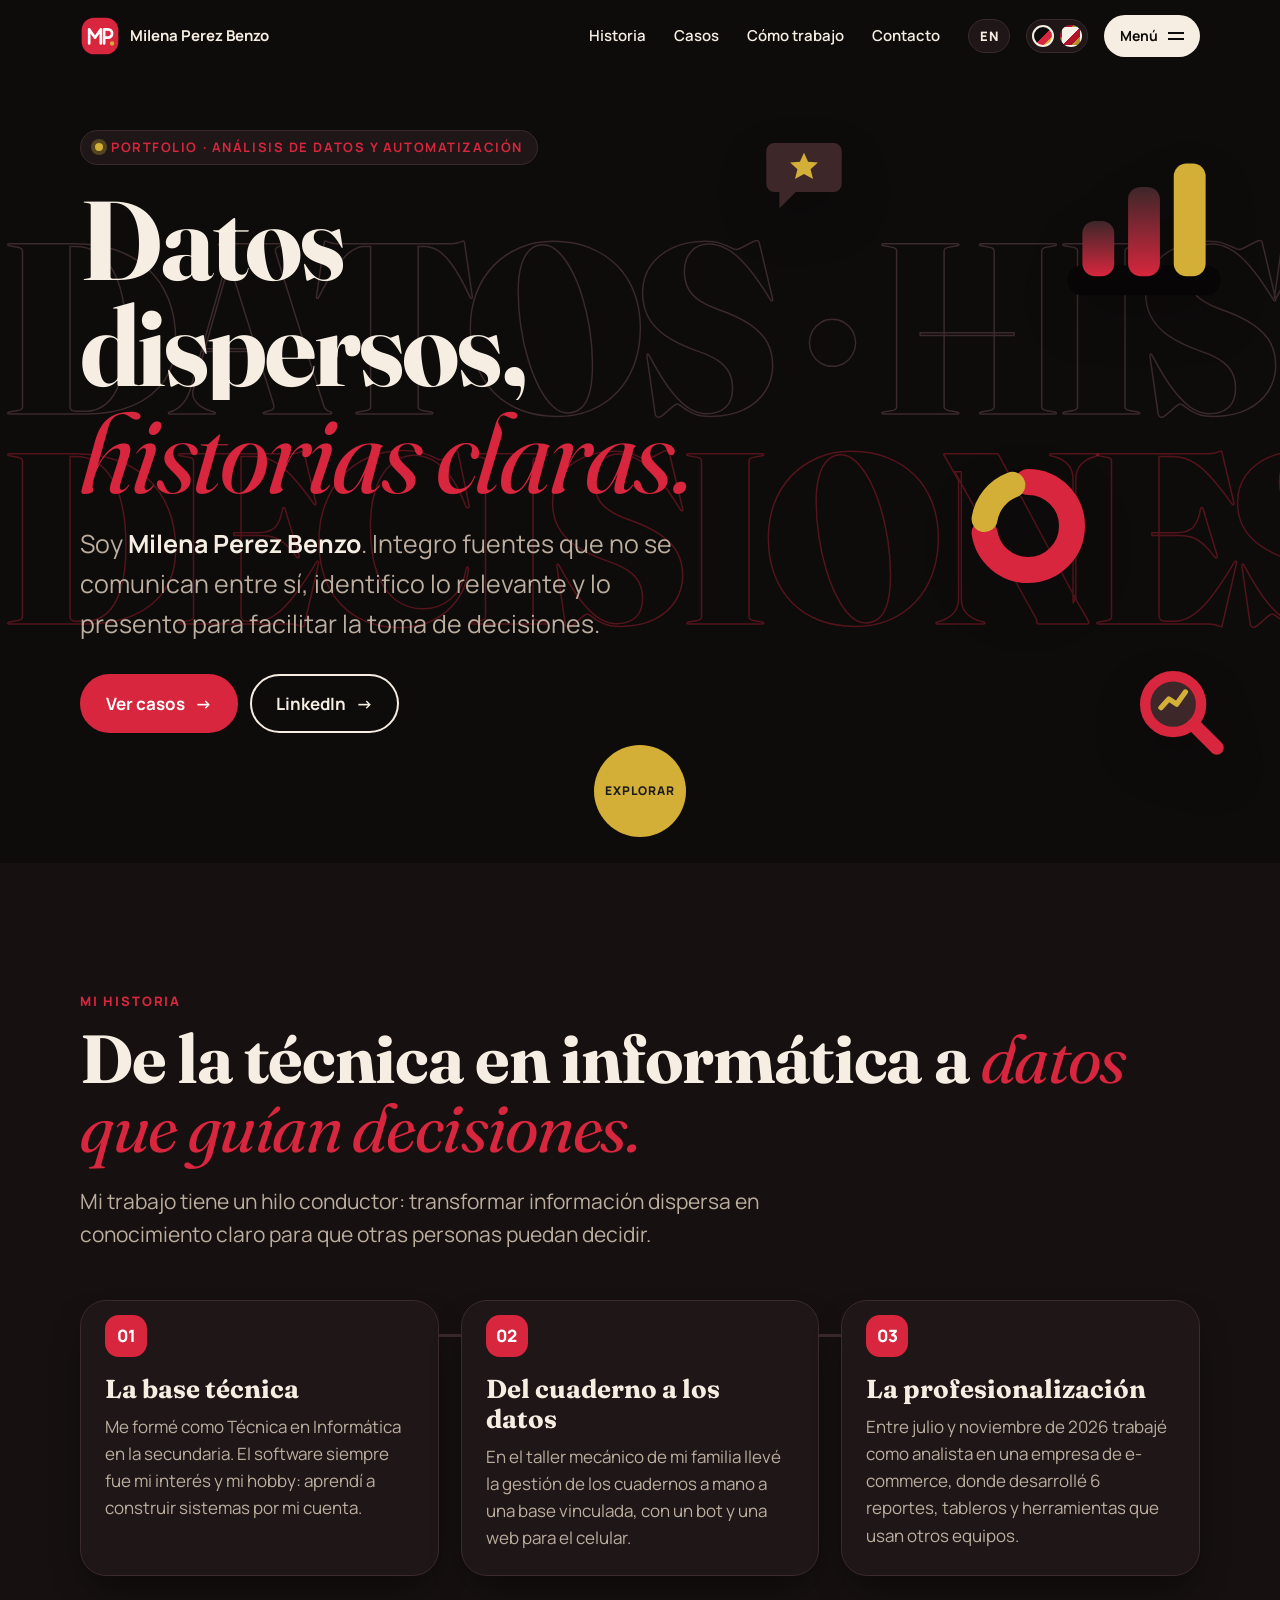
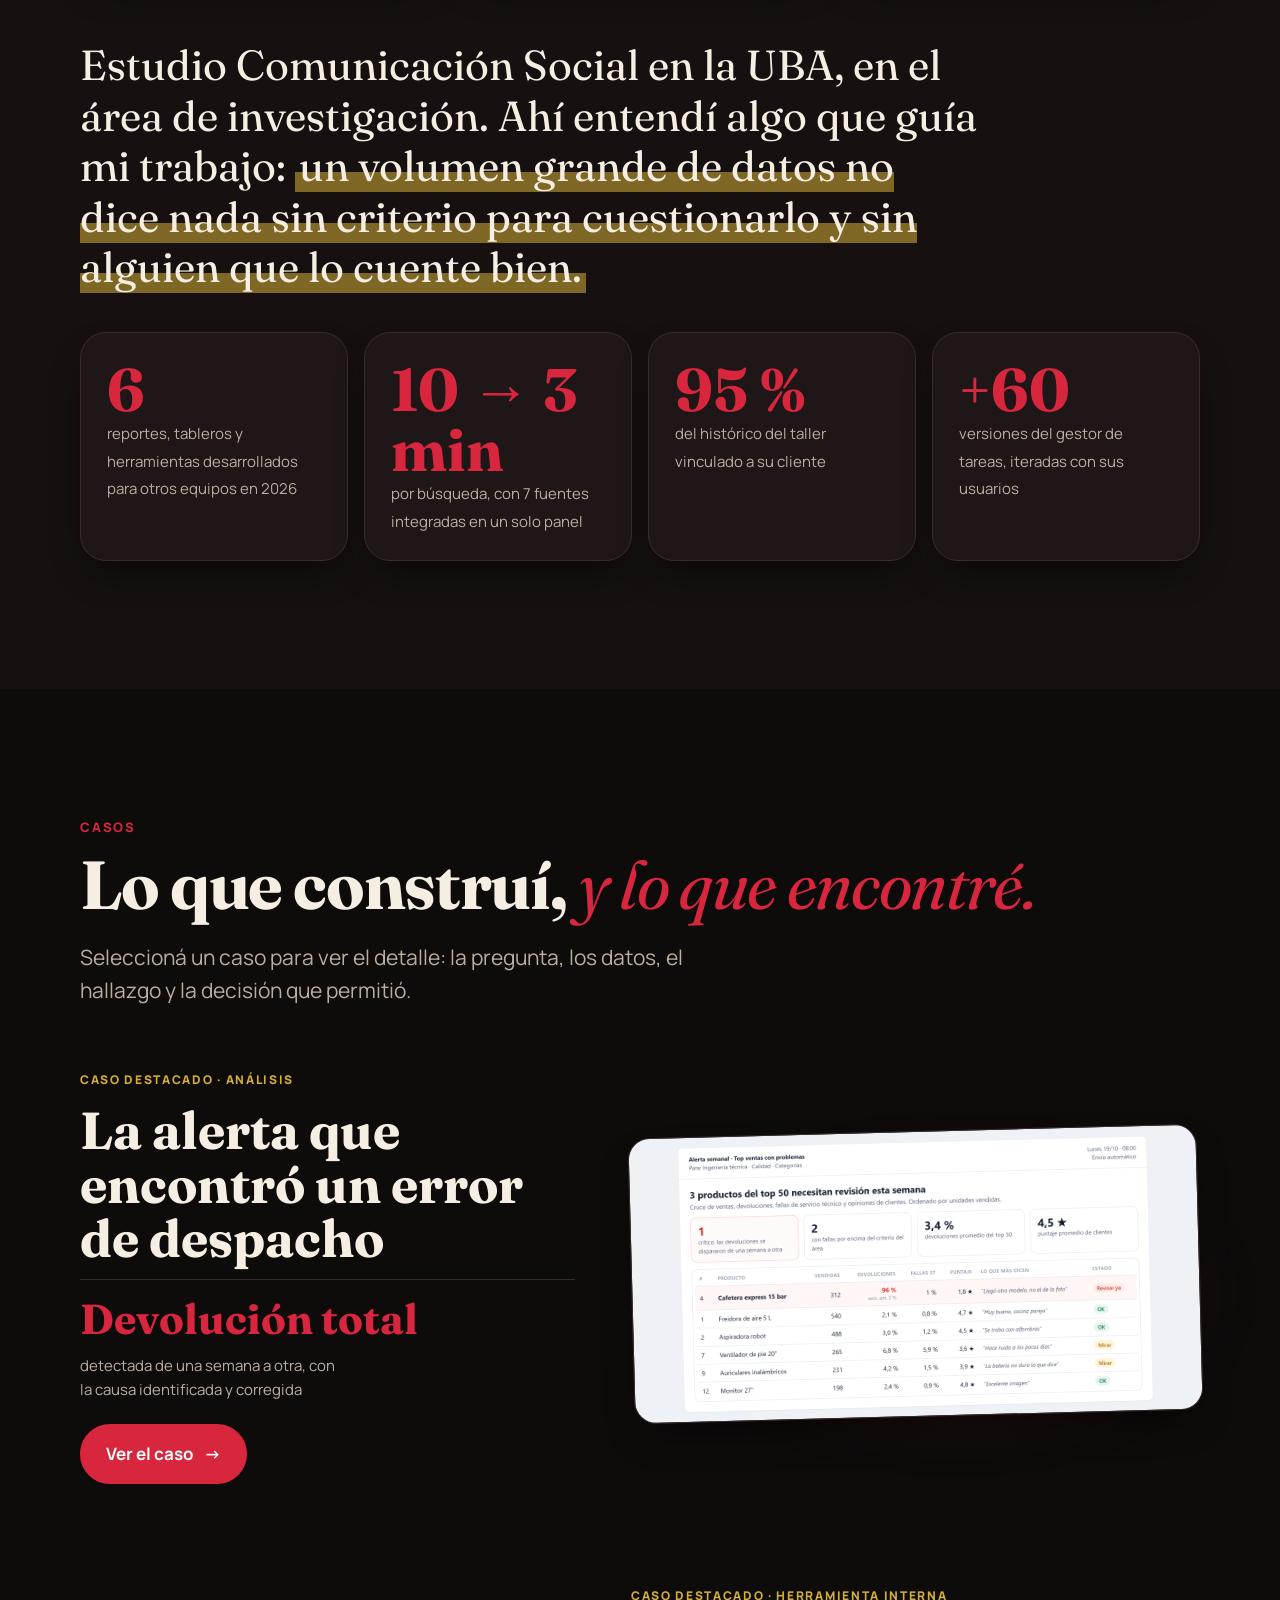
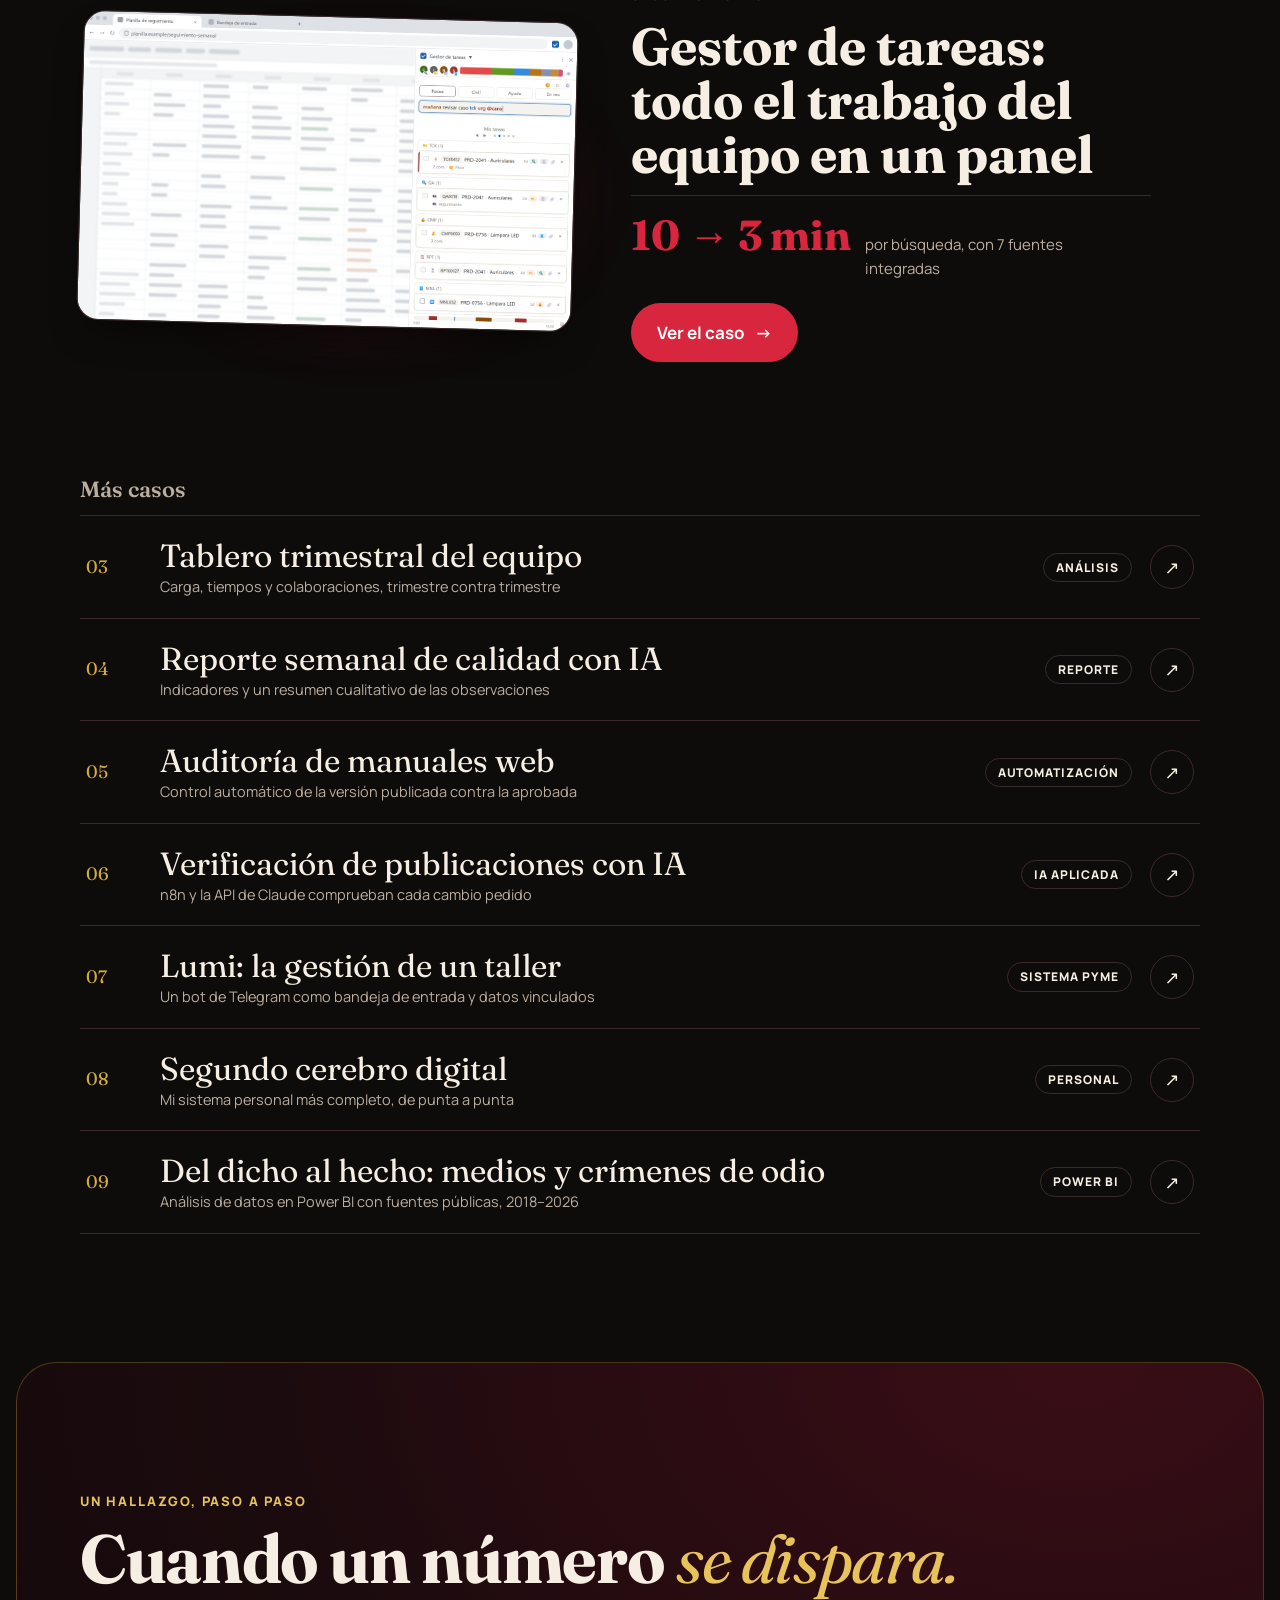
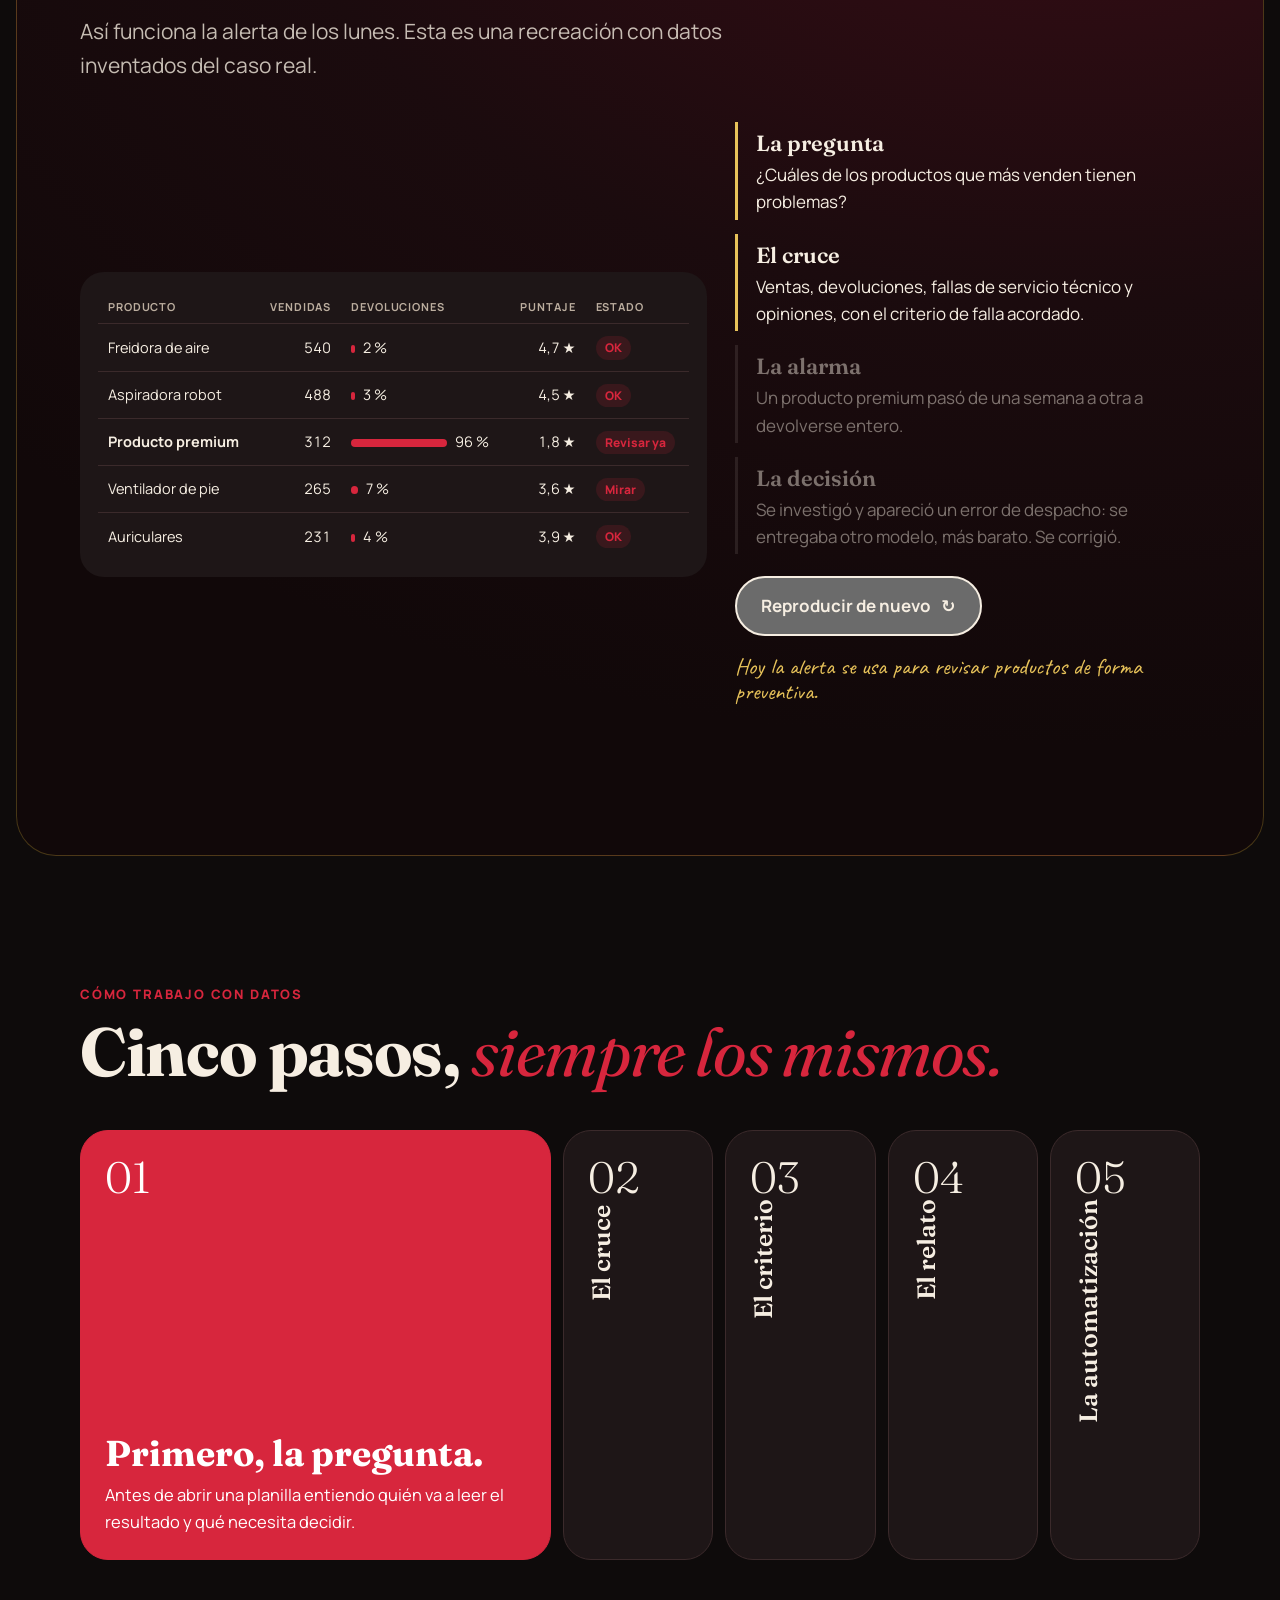
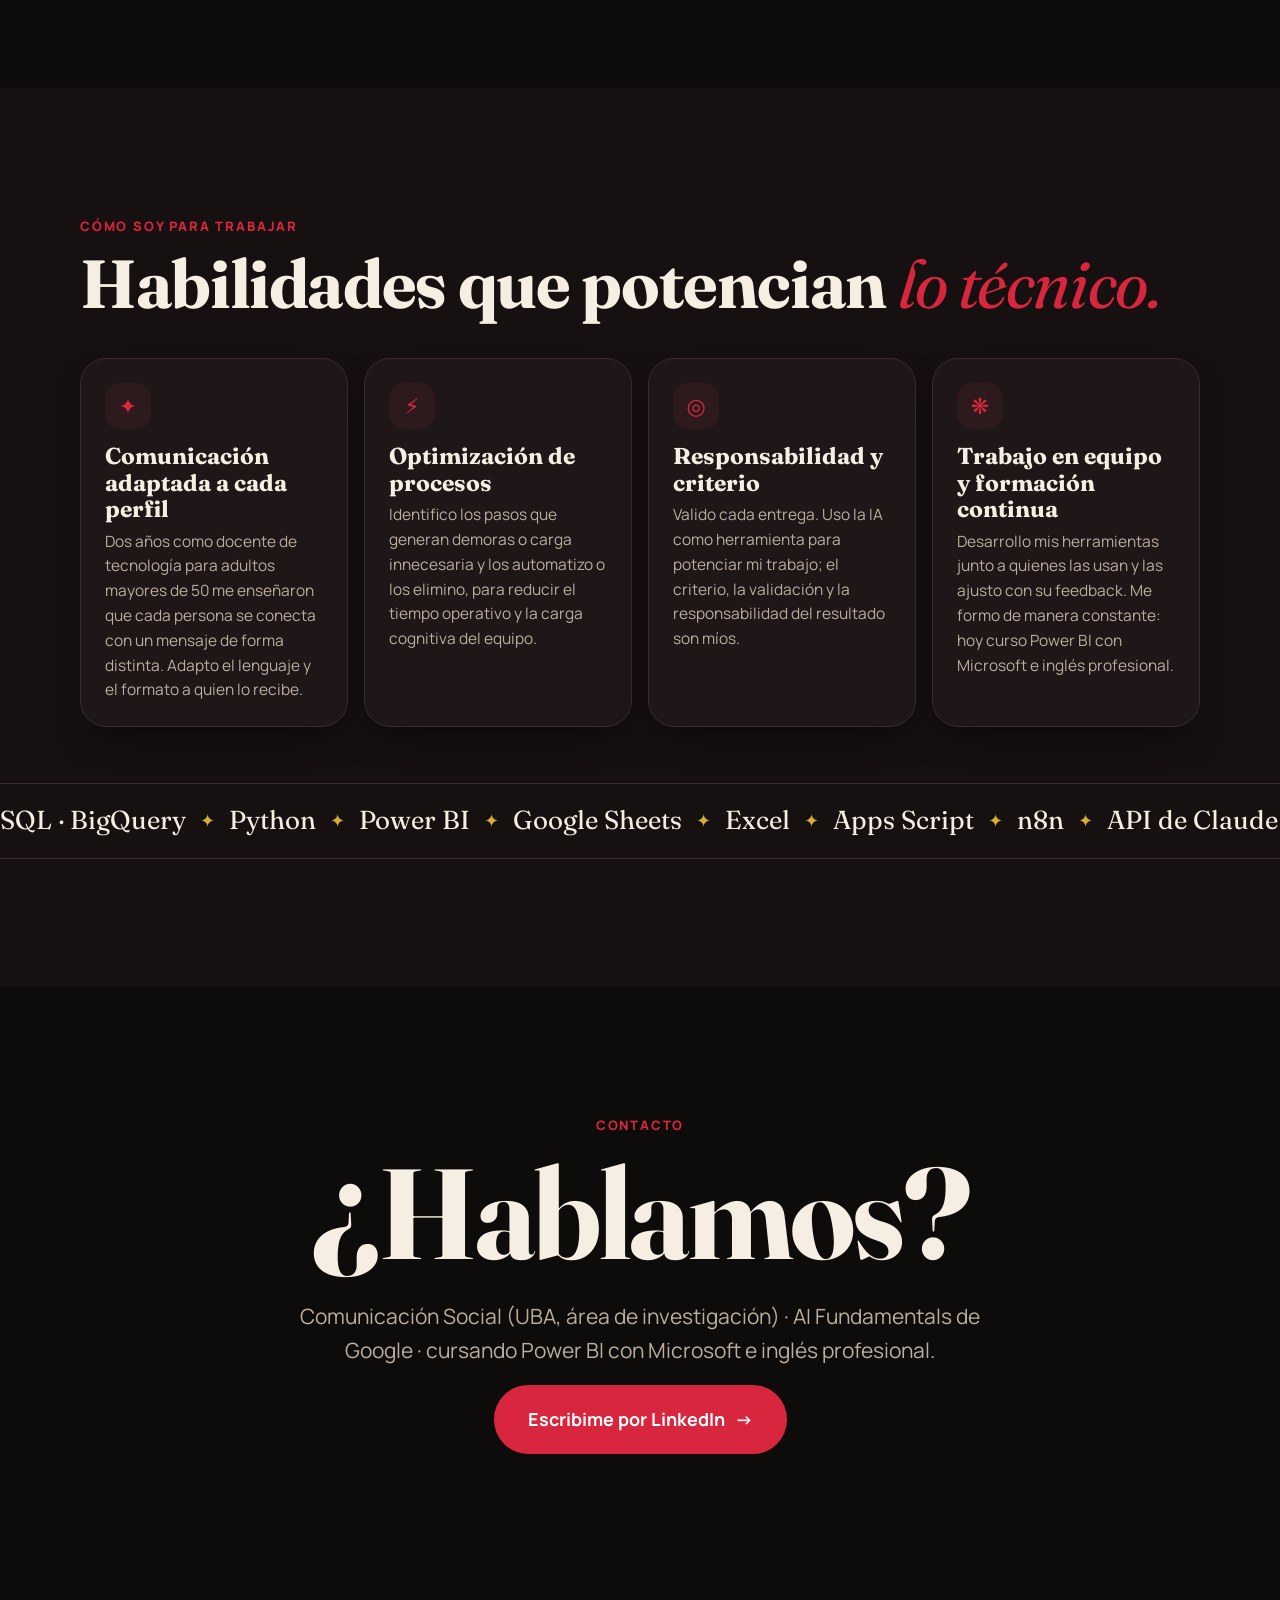
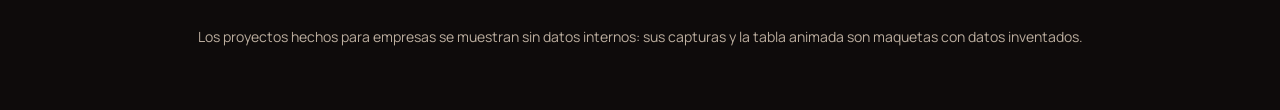
<file: index.html>
<!doctype html>
<html lang="es" data-theme="noche">
<head>
<meta charset="utf-8">
<meta name="viewport" content="width=device-width, initial-scale=1">
<title>Milena Perez Benzo · Datos que cuentan historias</title>
<meta name="description" content="Portfolio de Milena Perez Benzo: análisis de datos, reportes y automatizaciones que convierten información dispersa en historias claras para decidir.">
<link rel="preconnect" href="https://fonts.googleapis.com">
<link rel="preconnect" href="https://fonts.gstatic.com" crossorigin>
<link href="https://fonts.googleapis.com/css2?family=Caveat:wght@600&family=Fraunces:ital,opsz,wght@0,9..144,300..800;1,9..144,300..700&family=Manrope:wght@400;600;700;800&display=swap" rel="stylesheet">
<link rel="stylesheet" href="estilos.css">
<script>
  document.documentElement.classList.add("js");
  try {
    var t = localStorage.getItem("tema");
    if (t === "noche" || t === "marfil") document.documentElement.dataset.theme = t;
  } catch (e) {}
</script>
</head>
<body>
<div class="progreso" aria-hidden="true"></div>

<header class="nav">
  <div class="wrap">
    <a class="logo" href="#inicio" aria-label="Milena Perez Benzo, ir al inicio">
      <svg viewBox="0 0 48 48" aria-hidden="true">
        <rect x="2" y="2" width="44" height="44" rx="15" style="fill:var(--accent)"/>
        <path d="M11 33V16l7 10 7-10v17" fill="none" style="stroke:var(--accent-ink)" stroke-width="3.2" stroke-linecap="round" stroke-linejoin="round"/>
        <path d="M29 33V16h4.5a5 5 0 0 1 0 10H29" fill="none" style="stroke:var(--accent-ink)" stroke-width="3.2" stroke-linecap="round" stroke-linejoin="round"/>
        <circle cx="38.5" cy="33" r="2.6" style="fill:var(--accent-2)"/>
      </svg>
      <span>Milena Perez Benzo</span>
    </a>
    <nav class="nav-links" aria-label="Secciones">
      <a href="#historia">Historia</a>
      <a href="#casos">Casos</a>
      <a href="#metodo">Cómo trabajo</a>
      <a href="#contacto">Contacto</a>
    </nav>
    <a class="idioma" href="en/" hreflang="en" lang="en" title="View in English">EN</a>
    <div class="temas" role="group" aria-label="Paleta de colores">
      <button type="button" data-set="noche" aria-pressed="true" title="Noche"><span class="sr">Versión oscura</span></button>
      <button type="button" data-set="marfil" aria-pressed="false" title="Marfil"><span class="sr">Versión clara</span></button>
    </div>
    <button class="btn-menu" type="button" aria-expanded="false" aria-controls="menu"><span>Menú</span><i aria-hidden="true"><b></b><b></b></i></button>
  </div>
</header>

<div class="menu" id="menu" aria-hidden="true">
  <div class="wrap">
    <ol>
      <li><a href="#inicio"><small>01</small>Inicio</a></li>
      <li><a href="#historia"><small>02</small>Mi historia</a></li>
      <li><a href="#casos"><small>03</small>Casos</a></li>
      <li><a href="#metodo"><small>04</small>Cómo trabajo</a></li>
      <li><a href="#contacto"><small>05</small>Hablemos</a></li>
    </ol>
    <p class="menu-pie">Buenos Aires · Análisis de datos, reportes y automatizaciones · <a href="en/" hreflang="en" lang="en">English version</a></p>
  </div>
</div>

<main>

<section class="hero" id="inicio">
  <div class="eco" aria-hidden="true">
    <div>DATOS · HISTORIAS · DATOS · HISTORIAS · DATOS · HISTORIAS · DATOS · HISTORIAS ·</div>
    <div>DECISIONES · DATOS · DECISIONES · DATOS · DECISIONES · DATOS · DECISIONES · DATOS ·</div>
  </div>

  <div class="flotantes" aria-hidden="true">
    <div class="obj o1" data-prof="28"><svg viewBox="0 0 160 140">
      <defs><linearGradient id="g-barra" x1="0" y1="0" x2="0" y2="1"><stop offset="0" style="stop-color:var(--clay-hi)"/><stop offset="1" style="stop-color:var(--accent)"/></linearGradient></defs>
      <rect x="8" y="104" width="144" height="28" rx="14" style="fill:var(--clay-lo)"/>
      <rect x="22" y="62" width="30" height="52" rx="12" fill="url(#g-barra)"/>
      <rect x="65" y="30" width="30" height="84" rx="12" fill="url(#g-barra)"/>
      <rect x="108" y="8" width="30" height="106" rx="12" style="fill:var(--accent-2)"/>
    </svg></div>
    <div class="obj o2" data-prof="18"><svg viewBox="0 0 120 120">
      <circle cx="60" cy="60" r="44" fill="none" style="stroke:var(--clay-lo)" stroke-width="26"/>
      <circle cx="60" cy="60" r="44" fill="none" style="stroke:var(--accent)" stroke-width="26" stroke-dasharray="200 277" stroke-linecap="round" transform="rotate(-90 60 60)"/>
      <circle cx="60" cy="60" r="44" fill="none" style="stroke:var(--accent-2)" stroke-width="26" stroke-dasharray="46 277" stroke-dashoffset="-214" stroke-linecap="round" transform="rotate(-90 60 60)"/>
    </svg></div>
    <div class="obj o3" data-prof="36"><svg viewBox="0 0 110 110">
      <circle cx="46" cy="46" r="32" style="fill:var(--clay-hi);stroke:var(--accent)" stroke-width="12"/>
      <path d="M70 70l26 26" style="stroke:var(--accent)" stroke-width="16" stroke-linecap="round"/>
      <path d="M32 50l9-10 9 6 10-14" fill="none" style="stroke:var(--accent-2)" stroke-width="6" stroke-linecap="round" stroke-linejoin="round"/>
    </svg></div>
    <div class="obj o4" data-prof="12"><svg viewBox="0 0 100 92">
      <path d="M14 6h72a10 10 0 0 1 10 10v40a10 10 0 0 1-10 10H40L20 86V66h-6A10 10 0 0 1 4 56V16A10 10 0 0 1 14 6z" style="fill:var(--clay-hi)"/>
      <path d="M50 18l5 11 12 1-9 8 3 12-11-6-11 6 3-12-9-8 12-1z" style="fill:var(--accent-2)"/>
    </svg></div>
  </div>

  <div class="wrap">
    <div class="hero-txt">
      <span class="kicker"><i></i>Portfolio · Análisis de datos y automatización</span>
      <h1 class="display">
        <span class="linea"><span>Datos dispersos,</span></span>
        <span class="linea"><span style="--dl:.12s"><em>historias claras.</em></span></span>
      </h1>
      <p class="bajada aparece" style="--dl:.3s">Soy <b>Milena Perez Benzo</b>. Integro fuentes que no se comunican entre sí, identifico lo relevante y lo presento para facilitar la toma de decisiones.</p>
      <div class="acciones aparece" style="--dl:.45s">
        <a class="btn lleno" href="#casos">Ver casos <span class="flecha" aria-hidden="true">→</span></a>
        <a class="btn" href="https://www.linkedin.com/in/milena-jazmin-perez-benzo-93802a198" target="_blank" rel="noopener">LinkedIn <span class="flecha" aria-hidden="true">→</span></a>
      </div>
    </div>
  </div>
  <a class="scroll-pista" href="#historia">Explorar</a>
</section>

<section class="historia bloque" id="historia">
  <div class="wrap">
    <p class="etiqueta aparece">Mi historia</p>
    <h2 class="titulo display aparece">De la técnica en informática a <em>datos que guían decisiones.</em></h2>
    <p class="intro aparece">Mi trabajo tiene un hilo conductor: transformar información dispersa en conocimiento claro para que otras personas puedan decidir.</p>

    <div class="tiempo">
      <div class="trazo" aria-hidden="true"></div>
      <article class="hito aparece">
        <span class="num">01</span>
        <h3>La base técnica</h3>
        <p>Me formé como Técnica en Informática en la secundaria. El software siempre fue mi interés y mi hobby: aprendí a construir sistemas por mi cuenta.</p>
      </article>
      <article class="hito aparece" style="--dl:.12s">
        <span class="num">02</span>
        <h3>Del cuaderno a los datos</h3>
        <p>En el taller mecánico de mi familia llevé la gestión de los cuadernos a mano a una base vinculada, con un bot y una web para el celular.</p>
      </article>
      <article class="hito aparece" style="--dl:.24s">
        <span class="num">03</span>
        <h3>La profesionalización</h3>
        <p>Entre julio y noviembre de 2026 trabajé como analista en una empresa de e-commerce, donde desarrollé 6 reportes, tableros y herramientas que usan otros equipos.</p>
      </article>
    </div>

    <p class="cita-grande aparece">Estudio Comunicación Social en la UBA, en el área de investigación. Ahí entendí algo que guía mi trabajo: <mark>un volumen grande de datos no dice nada sin criterio para cuestionarlo y sin alguien que lo cuente bien.</mark></p>

    <div class="numeros">
      <div class="cifra aparece"><strong><span data-cuenta="6">6</span></strong><span>reportes, tableros y herramientas desarrollados para otros equipos en 2026</span></div>
      <div class="cifra aparece" style="--dl:.08s"><strong>10 → <span data-cuenta="3">3</span> min</strong><span>por búsqueda, con 7 fuentes integradas en un solo panel</span></div>
      <div class="cifra aparece" style="--dl:.16s"><strong><span data-cuenta="95">95</span> %</strong><span>del histórico del taller vinculado a su cliente</span></div>
      <div class="cifra aparece" style="--dl:.24s"><strong>+<span data-cuenta="60">60</span></strong><span>versiones del gestor de tareas, iteradas con sus usuarios</span></div>
    </div>
  </div>
</section>

<section class="bloque" id="casos">
  <div class="wrap">
    <p class="etiqueta aparece">Casos</p>
    <h2 class="titulo display aparece">Lo que construí, <em>y lo que encontré.</em></h2>
    <p class="intro aparece">Seleccioná un caso para ver el detalle: la pregunta, los datos, el hallazgo y la decisión que permitió.</p>

    <div class="destacados">
      <article class="destacado aparece">
        <div class="dest-txt">
          <span class="tipo">Caso destacado · Análisis</span>
          <h3>La alerta que encontró un error de despacho</h3>
          <p class="dest-dato"><strong>Devolución total</strong><span>detectada de una semana a otra, con la causa identificada y corregida</span></p>
          <button class="btn lleno" type="button" data-caso="c-alerta">Ver el caso <span class="flecha" aria-hidden="true">→</span></button>
        </div>
        <div class="dest-img"><img src="img/analisis-1-alerta.png" width="1280" height="640" loading="lazy" alt="Maqueta del mail de la alerta semanal, con un producto marcado en rojo por devoluciones."></div>
      </article>
      <article class="destacado invertido aparece">
        <div class="dest-txt">
          <span class="tipo">Caso destacado · Herramienta interna</span>
          <h3>Gestor de tareas: todo el trabajo del equipo en un panel</h3>
          <p class="dest-dato"><strong>10 → 3 min</strong><span>por búsqueda, con 7 fuentes integradas</span></p>
          <button class="btn lleno" type="button" data-caso="c-gestor">Ver el caso <span class="flecha" aria-hidden="true">→</span></button>
        </div>
        <div class="dest-img"><img src="img/gestor-1-mis-tareas.png" width="1280" height="800" loading="lazy" alt="Maqueta del panel del gestor de tareas con tarjetas por categoría."></div>
      </article>
    </div>

    <h3 class="indice-tit aparece">Más casos</h3>
    <ol class="indice">
      <li class="aparece"><button class="fila" type="button" data-caso="c-tablero" data-img="img/analisis-3-tablero.png"><span class="f-num">03</span><span class="f-tit">Tablero trimestral del equipo<small>Carga, tiempos y colaboraciones, trimestre contra trimestre</small></span><span class="f-tag">Análisis</span><span class="f-ir" aria-hidden="true">↗</span></button></li>
      <li class="aparece"><button class="fila" type="button" data-caso="c-calidad" data-img="img/analisis-2-calidad.png"><span class="f-num">04</span><span class="f-tit">Reporte semanal de calidad con IA<small>Indicadores y un resumen cualitativo de las observaciones</small></span><span class="f-tag">Reporte</span><span class="f-ir" aria-hidden="true">↗</span></button></li>
      <li class="aparece"><button class="fila" type="button" data-caso="c-auditoria" data-img="img/auditoria-1-resumen.png"><span class="f-num">05</span><span class="f-tit">Auditoría de manuales web<small>Control automático de la versión publicada contra la aprobada</small></span><span class="f-tag">Automatización</span><span class="f-ir" aria-hidden="true">↗</span></button></li>
      <li class="aparece"><button class="fila" type="button" data-caso="c-verificacion" data-img="img/verificacion-1-flujo.png"><span class="f-num">06</span><span class="f-tit">Verificación de publicaciones con IA<small>n8n y la API de Claude comprueban cada cambio pedido</small></span><span class="f-tag">IA aplicada</span><span class="f-ir" aria-hidden="true">↗</span></button></li>
      <li class="aparece"><button class="fila" type="button" data-caso="c-lumi" data-img="img/lumi-1-papelitos.png"><span class="f-num">07</span><span class="f-tit">Lumi: la gestión de un taller<small>Un bot de Telegram como bandeja de entrada y datos vinculados</small></span><span class="f-tag">Sistema PyME</span><span class="f-ir" aria-hidden="true">↗</span></button></li>
      <li class="aparece"><button class="fila" type="button" data-caso="c-cerebro" data-img="img/cerebro-1-obsidian.png"><span class="f-num">08</span><span class="f-tit">Segundo cerebro digital<small>Mi sistema personal más completo, de punta a punta</small></span><span class="f-tag">Personal</span><span class="f-ir" aria-hidden="true">↗</span></button></li>
      <li class="aparece"><button class="fila" type="button" data-caso="c-ddh" data-img="img/ddh-pbi-0.png"><span class="f-num">09</span><span class="f-tit">Del dicho al hecho: medios y crímenes de odio<small>Análisis de datos en Power BI con fuentes públicas, 2018–2026</small></span><span class="f-tag">Power BI</span><span class="f-ir" aria-hidden="true">↗</span></button></li>
    </ol>
  </div>
  <div class="vista-flotante" aria-hidden="true"><img alt="" width="1280" height="800"></div>
</section>

<section class="hallazgo bloque" id="hallazgo" aria-labelledby="t-hallazgo">
  <div class="wrap">
    <p class="etiqueta aparece">Un hallazgo, paso a paso</p>
    <h2 class="titulo display aparece" id="t-hallazgo">Cuando un número <em>se dispara.</em></h2>
    <p class="intro aparece">Así funciona la alerta de los lunes. Esta es una recreación con datos inventados del caso real.</p>

    <div class="escena">
      <div class="tabla-viva aparece" id="tabla-viva">
        <table>
          <caption class="sr">Top de ventas con devoluciones, fallas y puntaje de clientes (datos inventados)</caption>
          <thead><tr><th>Producto</th><th class="n">Vendidas</th><th>Devoluciones</th><th class="n">Puntaje</th><th>Estado</th></tr></thead>
          <tbody>
            <tr><td>Freidora de aire</td><td class="n">540</td><td><span class="barra" data-w="2"></span><span class="dev">2 %</span></td><td class="n">4,7 ★</td><td><span class="sello">OK</span></td></tr>
            <tr><td>Aspiradora robot</td><td class="n">488</td><td><span class="barra" data-w="3"></span><span class="dev">3 %</span></td><td class="n">4,5 ★</td><td><span class="sello">OK</span></td></tr>
            <tr class="critico"><td><b>Producto premium</b></td><td class="n">312</td><td><span class="barra" data-w="96"></span><span class="dev">96 %</span></td><td class="n">1,8 ★</td><td><span class="sello">Revisar ya</span></td></tr>
            <tr><td>Ventilador de pie</td><td class="n">265</td><td><span class="barra" data-w="7"></span><span class="dev">7 %</span></td><td class="n">3,6 ★</td><td><span class="sello">Mirar</span></td></tr>
            <tr><td>Auriculares</td><td class="n">231</td><td><span class="barra" data-w="4"></span><span class="dev">4 %</span></td><td class="n">3,9 ★</td><td><span class="sello">OK</span></td></tr>
          </tbody>
        </table>
      </div>
      <div>
        <ol class="relato-pasos" id="relato">
          <li><b>La pregunta</b>¿Cuáles de los productos que más venden tienen problemas?</li>
          <li><b>El cruce</b>Ventas, devoluciones, fallas de servicio técnico y opiniones, con el criterio de falla acordado.</li>
          <li><b>La alarma</b>Un producto premium pasó de una semana a otra a devolverse entero.</li>
          <li><b>La decisión</b>Se investigó y apareció un error de despacho: se entregaba otro modelo, más barato. Se corrigió.</li>
        </ol>
        <button class="btn btn-claro" type="button" id="repetir">Reproducir de nuevo <span class="flecha" aria-hidden="true">↻</span></button>
        <p class="nota" style="margin-top:18px">Hoy la alerta se usa para revisar productos de forma preventiva.</p>
      </div>
    </div>
  </div>
</section>

<section class="bloque" id="metodo">
  <div class="wrap">
    <p class="etiqueta aparece">Cómo trabajo con datos</p>
    <h2 class="titulo display aparece">Cinco pasos, <em>siempre los mismos.</em></h2>
    <div class="paneles aparece" id="paneles">
      <button class="panel" type="button" aria-expanded="true"><span class="p-num">01</span><span class="p-tit">La pregunta</span><span class="p-cuerpo"><h3>Primero, la pregunta.</h3><p>Antes de abrir una planilla entiendo quién va a leer el resultado y qué necesita decidir.</p></span></button>
      <button class="panel" type="button" aria-expanded="false"><span class="p-num">02</span><span class="p-tit">El cruce</span><span class="p-cuerpo"><h3>Cruzo las fuentes.</h3><p>La respuesta casi nunca está en una sola tabla: está en el cruce de varias.</p></span></button>
      <button class="panel" type="button" aria-expanded="false"><span class="p-num">03</span><span class="p-tit">El criterio</span><span class="p-cuerpo"><h3>Acuerdo el criterio con quien decide.</h3><p>Qué cuenta como falla, qué es grave, qué se compara con qué. Sin criterio acordado, el número no sirve.</p></span></button>
      <button class="panel" type="button" aria-expanded="false"><span class="p-num">04</span><span class="p-tit">El relato</span><span class="p-cuerpo"><h3>Lo cuento según quién lo lee.</h3><p>Un tester, una gerenta y un equipo de categorías necesitan ver cosas distintas. Arriba, el hallazgo; el detalle, a un clic.</p></span></button>
      <button class="panel" type="button" aria-expanded="false"><span class="p-num">05</span><span class="p-tit">La automatización</span><span class="p-cuerpo"><h3>Lo automatizo.</h3><p>Un reporte que se hace una vez es una foto. Uno que se genera solo cada semana es seguimiento continuo, con menos trabajo manual y menor carga cognitiva.</p></span></button>
    </div>
  </div>
</section>

<section class="bloque historia" id="persona">
  <div class="wrap">
    <p class="etiqueta aparece">Cómo soy para trabajar</p>
    <h2 class="titulo display aparece">Habilidades que potencian <em>lo técnico.</em></h2>
    <div class="rasgos">
      <article class="rasgo aparece"><div class="ico" aria-hidden="true">✦</div><h3>Comunicación adaptada a cada perfil</h3><p>Dos años como docente de tecnología para adultos mayores de 50 me enseñaron que cada persona se conecta con un mensaje de forma distinta. Adapto el lenguaje y el formato a quien lo recibe.</p></article>
      <article class="rasgo aparece" style="--dl:.08s"><div class="ico" aria-hidden="true">⚡</div><h3>Optimización de procesos</h3><p>Identifico los pasos que generan demoras o carga innecesaria y los automatizo o los elimino, para reducir el tiempo operativo y la carga cognitiva del equipo.</p></article>
      <article class="rasgo aparece" style="--dl:.16s"><div class="ico" aria-hidden="true">◎</div><h3>Responsabilidad y criterio</h3><p>Valido cada entrega. Uso la IA como herramienta para potenciar mi trabajo; el criterio, la validación y la responsabilidad del resultado son míos.</p></article>
      <article class="rasgo aparece" style="--dl:.24s"><div class="ico" aria-hidden="true">❋</div><h3>Trabajo en equipo y formación continua</h3><p>Desarrollo mis herramientas junto a quienes las usan y las ajusto con su feedback. Me formo de manera constante: hoy curso Power BI con Microsoft e inglés profesional.</p></article>
    </div>
  </div>
  <div class="cinta" aria-label="Herramientas que uso">
    <div>
      <span>SQL · BigQuery</span><span>Python</span><span>Power BI</span><span>Google Sheets</span><span>Excel</span><span>Apps Script</span><span>n8n</span><span>API de Claude</span><span>Gemini</span>
      <span aria-hidden="true">SQL · BigQuery</span><span aria-hidden="true">Python</span><span aria-hidden="true">Power BI</span><span aria-hidden="true">Google Sheets</span><span aria-hidden="true">Excel</span><span aria-hidden="true">Apps Script</span><span aria-hidden="true">n8n</span><span aria-hidden="true">API de Claude</span><span aria-hidden="true">Gemini</span>
    </div>
  </div>
</section>

<section class="bloque contacto" id="contacto">
  <div class="wrap">
    <p class="etiqueta aparece">Contacto</p>
    <h2 class="titulo display aparece">¿Hablamos?</h2>
    <p class="intro aparece" style="margin-inline:auto">Comunicación Social (UBA, área de investigación) · AI Fundamentals de Google · cursando Power BI con Microsoft e inglés profesional.</p>
    <a class="btn lleno aparece" href="https://www.linkedin.com/in/milena-jazmin-perez-benzo-93802a198" target="_blank" rel="noopener">Escribime por LinkedIn <span class="flecha" aria-hidden="true">→</span></a>
  </div>
</section>

</main>

<footer>
  <div class="wrap">
    <p>Los proyectos hechos para empresas se muestran sin datos internos: sus capturas y la tabla animada son maquetas con datos inventados.</p>
  </div>
</footer>

<!-- ================= Popups de los casos ================= -->

<dialog class="caso" id="c-alerta" aria-labelledby="h-alerta">
  <div class="d-cab"><span class="tipo">Análisis · Empresa de e-commerce · desde oct 2026</span><button class="d-btn ant" type="button" aria-label="Caso anterior">←</button><button class="d-btn sig" type="button" aria-label="Caso siguiente">→</button><button class="d-btn cerrar" type="button" aria-label="Cerrar">✕</button></div>
  <div class="d-cuerpo">
    <h2 id="h-alerta">Alerta semanal de ventas y fallas</h2>
    <p class="bajada">Cada lunes cruza el ranking de ventas con las devoluciones, las fallas y lo que dicen los clientes, y avisa qué producto mirar primero.</p>
    <div class="d-grilla">
      <div><h4>La pregunta</h4><p>¿Cuáles de los productos que más venden tienen problemas, y cuáles conviene revisar antes de que se multipliquen?</p></div>
      <div><h4>Los datos</h4><p>Ranking de ventas, tasa de devoluciones, tasa de fallas de servicio técnico con sus comentarios, y puntajes y opiniones de clientes en el marketplace.</p></div>
    </div>
    <ol class="flujo"><li>Ventas, devoluciones, servicio técnico y opiniones</li><li>Cruce en BigQuery</li><li>Criterio de falla acordado</li><li>Orden por ventas</li><li>Mail del lunes</li></ol>
    <div class="d-destacado">
      <h4>Qué encontró</h4>
      <p>Un producto premium del top de ventas pasó de una semana a otra a que se devolvieran todas las unidades. Al investigar apareció la causa: un error en la preparación de pedidos hacía que se entregara otro modelo, más barato y distinto al publicado.</p>
      <p>También marcó publicaciones con errores graves en las especificaciones, que se pausaron y se corrigieron.</p>
    </div>
    <h4>Qué decisión permitió</h4>
    <p>Encontrar y corregir el error de despacho a partir de un número que se disparó. Hoy la alerta funciona como disparador para revisar de forma preventiva los productos con más casos.</p>
    <figure><img src="img/analisis-1-alerta.png" width="1280" height="640" loading="lazy" alt="Mail de la alerta semanal con una tabla ordenada por ventas; un producto aparece en rojo con 96 % de devoluciones y el comentario 'Llegó otro modelo'."><figcaption>Maqueta con datos inventados.</figcaption></figure>
    <ul class="chips"><li>BigQuery</li><li>SQL</li><li>Apps Script</li><li>Google Sheets</li></ul>
  </div>
</dialog>

<dialog class="caso" id="c-tablero" aria-labelledby="h-tablero">
  <div class="d-cab"><span class="tipo">Tablero · Empresa de e-commerce · terminado en oct 2026</span><button class="d-btn ant" type="button" aria-label="Caso anterior">←</button><button class="d-btn sig" type="button" aria-label="Caso siguiente">→</button><button class="d-btn cerrar" type="button" aria-label="Cerrar">✕</button></div>
  <div class="d-cuerpo">
    <h2 id="h-tablero">Tablero trimestral del equipo</h2>
    <p class="bajada">Muestra cómo rinde un equipo trimestre contra trimestre, a partir de tareas repartidas en planillas que no estaban conectadas.</p>
    <div class="d-grilla">
      <div><h4>La pregunta</h4><p>¿Cómo viene el equipo? ¿Quién tiene más carga, dónde se traba el trabajo y qué cambió contra el trimestre anterior?</p></div>
      <div><h4>Los datos</h4><p>Las tareas del equipo, dispersas en varias planillas. Las uní en una base y armé un tablero web donde cada uno elige qué comparar y lo exporta a PDF para mandarlo por mail.</p></div>
    </div>
    <div class="d-destacado">
      <h4>Qué encontró</h4>
      <ul>
        <li>Un desbalance de tiempos y de carga entre colaboradores.</li>
        <li>Consultas duplicadas: la misma persona recibía la misma pregunta varias veces.</li>
        <li>Áreas flojas que hay que tener en cuenta.</li>
        <li>Colaboraciones entre compañeros que antes no se registraban en ningún lado.</li>
      </ul>
    </div>
    <h4>Qué decisión permitió</h4>
    <p>La supervisión y la coordinación lo usan para seguir al equipo, y la gerencia lo consulta cuando necesita un número puntual. Además, contar las colaboraciones hizo visible un trabajo que antes no se veía y motiva el compañerismo.</p>
    <figure><img src="img/analisis-3-tablero.png" width="1280" height="580" loading="lazy" alt="Tablero web que compara dos trimestres: casos cerrados, tiempo medio, colaboraciones y consultas duplicadas, con una tabla por persona."><figcaption>Maqueta con datos y personas inventados.</figcaption></figure>
    <ul class="chips"><li>Google Sheets</li><li>Apps Script (web)</li><li>Exportación a PDF</li></ul>
  </div>
</dialog>

<dialog class="caso" id="c-calidad" aria-labelledby="h-calidad">
  <div class="d-cab"><span class="tipo">Reporte · Empresa de e-commerce · desde oct 2026</span><button class="d-btn ant" type="button" aria-label="Caso anterior">←</button><button class="d-btn sig" type="button" aria-label="Caso siguiente">→</button><button class="d-btn cerrar" type="button" aria-label="Cerrar">✕</button></div>
  <div class="d-cuerpo">
    <h2 id="h-calidad">Reporte semanal de calidad con IA</h2>
    <p class="bajada">Cada viernes junta los números de las revisiones de calidad con lo que observaron los testers, resumido por IA.</p>
    <div class="d-grilla">
      <div><h4>Antes</h4><p>No existía: nadie tenía una visión de conjunto de la calidad ni un seguimiento semana a semana.</p></div>
      <div><h4>Ahora</h4><p>Productos revisados; aprobados, condicionales y desaprobados; fallas en la web, en manuales, graves y por proveedor; y un análisis cualitativo de las observaciones.</p></div>
    </div>
    <ol class="flujo"><li>Revisiones de QA</li><li>Indicadores</li><li>Resumen con IA</li><li>Mail del viernes</li></ol>
    <h4>Por qué números y palabras</h4>
    <p>Un porcentaje dice cuánto; las observaciones dicen por qué. La IA resume lo que escribieron los testers y yo defino qué se mide y cómo se presenta. Lo reciben la supervisión, la coordinación, la gerencia y los equipos de categorías.</p>
    <p class="d-resultado">Por primera vez hay visibilidad y seguimiento continuo de la calidad, sin que nadie arme el reporte a mano.</p>
    <figure><img src="img/analisis-2-calidad.png" width="1280" height="660" loading="lazy" alt="Mail del reporte semanal de calidad con indicadores, barras por tipo de falla y por proveedor, y un resumen cualitativo hecho con IA."><figcaption>Maqueta con datos inventados.</figcaption></figure>
    <ul class="chips"><li>Google Sheets</li><li>n8n</li><li>API de Claude</li></ul>
  </div>
</dialog>

<dialog class="caso" id="c-lumi" aria-labelledby="h-lumi">
  <div class="d-cab"><span class="tipo">Sistema · Taller mecánico de mi familia</span><button class="d-btn ant" type="button" aria-label="Caso anterior">←</button><button class="d-btn sig" type="button" aria-label="Caso siguiente">→</button><button class="d-btn cerrar" type="button" aria-label="Cerrar">✕</button></div>
  <div class="d-cuerpo">
    <h2 id="h-lumi">Lumi: el taller, de cuadernos a datos</h2>
    <p class="bajada">El equipo le manda todo a un bot de Telegram y queda ordenado en una planilla, con una web simple para el celular.</p>
    <h4>El problema</h4>
    <p>Los trabajos y los turnos se acordaban por WhatsApp y las notas iban a papelitos y cuadernos. Un intento anterior en Notion se abandonó porque cargar era lento.</p>
    <h4>Qué construí</h4>
    <ol class="flujo"><li>Audio, foto o nota</li><li>Bot de Telegram</li><li>Bandeja en la planilla</li><li>Transcripción automática</li><li>Web en el celular</li></ol>
    <ul>
      <li>Antes de programar, cinco entrevistas con la usuaria principal. La regla que salió: anotar tiene que ser más fácil que un papelito.</li>
      <li>Migré el histórico y vinculé cada trabajo con su cliente. Un script en Python lee el QR de las facturas y propone a qué trabajo va cada una; lo dudoso lo confirma una persona.</li>
      <li>Web para el celular: pendientes, notas, balance y mensajes a clientes ya armados, que siempre envía una persona.</li>
    </ul>
    <p class="d-resultado">El 95 % de los trabajos históricos quedó vinculado a su cliente (278 de 293) y el 92 % de las facturas, a su trabajo (98 de 106). Lo usamos la socia administrativa y yo.</p>
    <div class="fotos-tel">
      <img src="img/lumi-3-bot.png" width="700" height="916" loading="lazy" alt="Chat con el bot de Lumi: el equipo manda un audio, una foto y un texto.">
      <img src="img/lumi-1-papelitos.png" width="700" height="916" loading="lazy" alt="Pantalla de Lumi con los pendientes de hoy y de la semana.">
      <img src="img/lumi-2-balance.png" width="700" height="916" loading="lazy" alt="Balance del mes por cuenta en Lumi.">
    </div>
    <ul class="chips"><li>Telegram</li><li>Apps Script</li><li>Google Sheets</li><li>Python</li></ul>
  </div>
</dialog>

<dialog class="caso" id="c-gestor" aria-labelledby="h-gestor">
  <div class="d-cab"><span class="tipo">Herramienta interna · Empresa de e-commerce · desde jul 2026</span><button class="d-btn ant" type="button" aria-label="Caso anterior">←</button><button class="d-btn sig" type="button" aria-label="Caso siguiente">→</button><button class="d-btn cerrar" type="button" aria-label="Cerrar">✕</button></div>
  <div class="d-cuerpo">
    <h2 id="h-gestor">Gestor de tareas del equipo técnico</h2>
    <p class="bajada">Un panel lateral de Chrome que concentra todo el trabajo del equipo: las tareas, la información de cada producto, los mails, el tiempo y las notas. Diseñado al 100 % a medida de sus necesidades y de las fricciones de su día a día.</p>
    <h4>El problema</h4>
    <p>La información de cada producto estaba repartida en 7 fuentes armadas por otros equipos, que no se podían modificar. Cada búsqueda llevaba unos 10 minutos, y para saber en qué estaba cada tarea había que preguntar.</p>
    <div class="d-grilla">
      <div>
        <h4>Información a un clic</h4>
        <ul>
          <li>Desde cada tarea, el acceso directo a tickets, reportes, controles de calidad, muestras, datos del proveedor y la publicación web.</li>
          <li>Vinculación automática de los mails con su tarea.</li>
          <li>Un recorte web: cualquier página se guarda en una tarea existente o crea una nueva.</li>
        </ul>
      </div>
      <div>
        <h4>Gestión en lenguaje natural</h4>
        <ul>
          <li>Tareas, estados, comentarios, subtareas, colaboraciones y exclusiones, escritos como se habla y con menciones @ a cada persona.</li>
          <li>Registro de tiempo por tarea.</li>
          <li>Notas siempre a mano, al pie del panel.</li>
          <li>Notificaciones emergentes de Chrome, configurables por cada persona.</li>
        </ul>
      </div>
    </div>
    <div class="d-destacado">
      <h4>Visibilidad para la supervisión</h4>
      <p>La supervisión ve los pendientes activos y la carga de cada persona. Ya no hace falta preguntar en qué va cada tarea.</p>
    </div>
    <h4>Cómo lo construí</h4>
    <p>Encima de sistemas que no se podían cambiar: cada fuente se importa por separado y, si una falla, el resto sigue funcionando y el panel avisa. Lo fui ajustando con el feedback del equipo en más de 60 versiones.</p>
    <p class="d-resultado">Cada búsqueda pasó de 10 minutos a 3. Lo usa a diario un equipo de 4 personas.</p>
    <figure><img src="img/gestor-1-mis-tareas.png" width="1280" height="800" loading="lazy" alt="Panel del gestor con tarjetas por categoría y una tarea nueva escrita en lenguaje natural."><figcaption>Las tareas se escriben como se habla. Maqueta con datos inventados.</figcaption></figure>
    <figure><img src="img/gestor-2-vinculos.png" width="1280" height="800" loading="lazy" alt="Tarjeta del gestor con el menú de vínculos que junta ticket, controles, muestras, mail y datos del producto."><figcaption>Todo lo de un producto, a un clic.</figcaption></figure>
    <figure><img src="img/gestor-3-equipo.png" width="1280" height="800" loading="lazy" alt="Tablero del equipo con una columna por persona y sus tareas pendientes."><figcaption>La carga de cada persona, a la vista de la supervisión.</figcaption></figure>
    <ul class="chips"><li>Extensión de Chrome</li><li>JavaScript</li><li>Apps Script</li><li>Google Sheets</li><li>BigQuery</li><li>Gmail y Calendar</li></ul>
  </div>
</dialog>

<dialog class="caso" id="c-auditoria" aria-labelledby="h-auditoria">
  <div class="d-cab"><span class="tipo">Automatización · Empresa de e-commerce</span><button class="d-btn ant" type="button" aria-label="Caso anterior">←</button><button class="d-btn sig" type="button" aria-label="Caso siguiente">→</button><button class="d-btn cerrar" type="button" aria-label="Cerrar">✕</button></div>
  <div class="d-cuerpo">
    <h2 id="h-auditoria">Auditoría de manuales web</h2>
    <p class="bajada">Controla sola si los manuales publicados en la web son la última versión aprobada, y deja para revisar solo lo necesario.</p>
    <ol class="flujo"><li>Manual publicado</li><li>Huella del archivo</li><li>Comparación con Drive</li><li>OK · NO OK · Revisar</li></ol>
    <ul>
      <li>Cruza los manuales publicados con los de Drive; si no son idénticos, compara página por página y clasifica cada diferencia por gravedad.</li>
      <li>Regla acordada con la usuaria: nunca un falso OK. Lo dudoso va a revisión humana.</li>
      <li>Corre sola con un disparador programado.</li>
    </ul>
    <p class="d-resultado">La usan dos equipos, entre ellos el de catálogo, responsable de los cambios en la web.</p>
    <figure><img src="img/auditoria-1-resumen.png" width="1280" height="800" loading="lazy" alt="Panel de la auditoría con el porcentaje de manuales que coinciden y los que hay que corregir."><figcaption>Maqueta con datos inventados.</figcaption></figure>
    <ul class="chips"><li>BigQuery</li><li>Python</li><li>Apps Script</li><li>Google Drive</li></ul>
  </div>
</dialog>

<dialog class="caso" id="c-verificacion" aria-labelledby="h-verificacion">
  <div class="d-cab"><span class="tipo">IA aplicada · Empresa de e-commerce</span><button class="d-btn ant" type="button" aria-label="Caso anterior">←</button><button class="d-btn sig" type="button" aria-label="Caso siguiente">→</button><button class="d-btn cerrar" type="button" aria-label="Cerrar">✕</button></div>
  <div class="d-cuerpo">
    <h2 id="h-verificacion">Verificación de publicaciones con IA</h2>
    <p class="bajada">Un flujo de n8n que usa la API de Claude para comprobar si los cambios pedidos en una publicación quedaron hechos.</p>
    <ol class="flujo"><li>Planilla de pedidos</li><li>Página publicada</li><li>Texto limpio</li><li>Claude verifica</li><li>Planilla de resultados</li></ol>
    <ul>
      <li>Descarta lo ya revisado y se queda solo con el texto visible: menos costo y mejor respuesta.</li>
      <li>Claude responde con un formato fijo que el flujo interpreta y carga solo.</li>
      <li>El flujo no cambia nada en la web por su cuenta: el veredicto queda para el equipo.</li>
    </ul>
    <figure><img src="img/verificacion-1-flujo.png" width="1280" height="800" loading="lazy" alt="Flujo en n8n que lee pedidos, baja cada publicación, la limpia, la verifica con Claude y carga el veredicto."><figcaption>Maqueta con datos inventados.</figcaption></figure>
    <ul class="chips"><li>n8n</li><li>API de Claude</li><li>Google Sheets</li></ul>
  </div>
</dialog>

<dialog class="caso" id="c-cerebro" aria-labelledby="h-cerebro">
  <div class="d-cab"><span class="tipo">Proyecto personal</span><button class="d-btn ant" type="button" aria-label="Caso anterior">←</button><button class="d-btn sig" type="button" aria-label="Caso siguiente">→</button><button class="d-btn cerrar" type="button" aria-label="Cerrar">✕</button></div>
  <div class="d-cuerpo">
    <h2 id="h-cerebro">Segundo cerebro digital</h2>
    <p class="bajada">Mi sistema personal más completo: un bot centraliza notas, fotos y audios, y todo queda ordenado y vinculado automáticamente.</p>
    <ul>
      <li>Primera versión en Notion: bot como bandeja de entrada y secciones que se vinculan solas.</li>
      <li>Hoy migrando a Obsidian, sincronizado entre PC y celular, con IA local para que las notas no salgan de mi computadora.</li>
    </ul>
    <p class="d-resultado">De acá salió la idea del bot como bandeja de entrada que después usé en Lumi.</p>
    <figure><img src="img/cerebro-1-obsidian.png" width="1280" height="800" loading="lazy" alt="Bóveda de Obsidian con carpetas por área y notas vinculadas."><figcaption>Captura con contenido de ejemplo.</figcaption></figure>
    <ul class="chips"><li>Notion</li><li>Obsidian</li><li>Telegram</li><li>n8n</li><li>IA local</li></ul>
  </div>
</dialog>

<dialog class="caso" id="c-ddh" aria-labelledby="h-ddh">
  <div class="d-cab"><span class="tipo">Análisis de datos · Proyecto propio</span><button class="d-btn ant" type="button" aria-label="Caso anterior">←</button><button class="d-btn sig" type="button" aria-label="Caso siguiente">→</button><button class="d-btn cerrar" type="button" aria-label="Cerrar">✕</button></div>
  <div class="d-cuerpo">
    <p class="aviso" role="note"><span aria-hidden="true">⚠</span><span><b>Aviso de contenido:</b> este caso trata sobre violencia contra personas trans y travestis. Usa solo datos agregados, sin nombres, imágenes ni videos de víctimas.</span></p>
    <h2 id="h-ddh">Del dicho al hecho. <em>¿Y los medios en qué andan?</em></h2>
    <p class="bajada">Un tablero que cruza los crímenes de odio registrados con lo que publicaron los medios y lo que se buscó en Google, de 2018 a 2026.</p>
    <figure><a class="ampliar" href="img/ddh-pbi-0.png" target="_blank" rel="noopener"><img src="img/ddh-pbi-0.png" width="1316" height="740" loading="lazy" alt="Portada del tablero: título 'Visibilidad de calendario', la gran idea y la cifra 160 en rojo, con un aviso de contenido al pie."></a><figcaption>Tablero en Power BI.</figcaption></figure>
    <h4>La pregunta</h4>
    <p>¿Cuánta atención le dan los medios argentinos a los crímenes de odio contra personas trans, y cuándo?</p>
    <div class="d-destacado gran-idea">
      <h4>La gran idea</h4>
      <p>En 2025, el año récord de crímenes de odio contra personas trans, cada caso tuvo menos de la mitad de la atención que en 2022. Y al ataque de Palermo de 2026, más de ocho de cada diez notas no lo nombraron como odio.</p>
    </div>
    <h4>Hallazgos</h4>
    <ol class="ddh-hallazgos">
      <li>
        <p><strong>160</strong>crímenes de odio contra personas trans en 2025, un 68&nbsp;% más que en 2024 (95). Son 7 de cada 10 crímenes de odio LGBT+ del año.</p>
        <figure><a class="ampliar" href="img/ddh-pbi-1.png" target="_blank" rel="noopener"><img src="img/ddh-pbi-1.png" width="1316" height="740" loading="lazy" alt="Columnas de crímenes de odio por año, 2018 a 2025: en 2025 las personas trans pasan de 95 a 160 casos, un 68 % más."></a><figcaption>Tablero en Power BI.</figcaption></figure>
      </li>
      <li>
        <p><strong>−55&nbsp;%</strong>de atención por caso entre 2022 y 2025: los casos subieron un 44&nbsp;% y las notas cada 10.000 bajaron un 36&nbsp;%. Los casos de 2022 son estimados a partir de los porcentajes publicados.</p>
        <figure><a class="ampliar" href="img/ddh-pbi-2.png" target="_blank" rel="noopener"><img src="img/ddh-pbi-2.png" width="1316" height="740" loading="lazy" alt="Columnas de atención de los medios por cada 100 casos: 3,6 en 2022 en dorado y 1,6 en 2025 en rojo, una caída del 55 %."></a><figcaption>Tablero en Power BI.</figcaption></figure>
      </li>
      <li>
        <p><strong>×21</strong>más notas el 17 de mayo, Día contra la Homofobia, la Transfobia y la Bifobia, que un día típico (la mediana). Fue el día con más notas del año en 6 de los últimos 10 años: la agenda sigue al calendario.</p>
        <figure><a class="ampliar" href="img/ddh-pbi-3.png" target="_blank" rel="noopener"><img src="img/ddh-pbi-3.png" width="1316" height="740" loading="lazy" alt="Calendario de notas por día del año, con el 17 de mayo como el día más destacado, y columnas de notas publicadas ese día en cada año."></a><figcaption>Tablero en Power BI.</figcaption></figure>
      </li>
      <li>
        <p><strong>17&nbsp;%</strong>de las notas sobre el ataque en los Bosques de Palermo (2026) lo nombraron como odio: 38 de 223, con corte el 4/11/2026. Más notas mencionaron la prostitución o la zona roja (62).</p>
        <figure><a class="ampliar" href="img/ddh-pbi-5.png" target="_blank" rel="noopener"><img src="img/ddh-pbi-5.png" width="1316" height="740" loading="lazy" alt="Barras horizontales con el porcentaje de notas que nombran el odio en cada caso, nombrados por lugar y año; Palermo 2026 en rojo con 17 %."></a><figcaption>Tablero en Power BI.</figcaption></figure>
      </li>
    </ol>
    <h4>Método</h4>
    <ul>
      <li>Tres fuentes públicas: el Observatorio Nacional de Crímenes de Odio LGBT+ (casos), Media Cloud (notas de medios nacionales) y Google Trends (búsquedas). Ante el apagón de datos oficiales, el registro de casos es de la sociedad civil.</li>
      <li>Consulta validada: antes de medir, leí una muestra de títulos y descarté los términos que traían notas de otros temas.</li>
      <li>Normalización cada 10.000 notas publicadas, porque la colección de medios cambia de tamaño entre años.</li>
      <li>Cotejo con el registro de la Corte Suprema: la Justicia reconoce como travesticidio o transfemicidio el 51&nbsp;% de los asesinatos de mujeres trans y travestis que registra el Observatorio (37 de 73).</li>
    </ul>
    <h4>Stack</h4>
    <p>Power BI (modelo estrella con tabla calendario, Power Query y DAX), Python para la descarga y la limpieza de los datos, y diseño previo del tablero en HTML.</p>
    <ul class="chips"><li>Power BI</li><li>Power Query</li><li>DAX</li><li>Python</li><li>Media Cloud</li><li>Google Trends</li></ul>
    <div class="d-acciones">
      <a class="btn lleno" href="https://github.com/foliolenah/del-dicho-al-hecho" target="_blank" rel="noopener">Explorar el proyecto <span class="flecha" aria-hidden="true">→</span></a><!-- CONFIRMAR URL DEL REPO -->
    </div>
  </div>
</dialog>

<script src="app.js"></script>
</body>
</html>
</file>
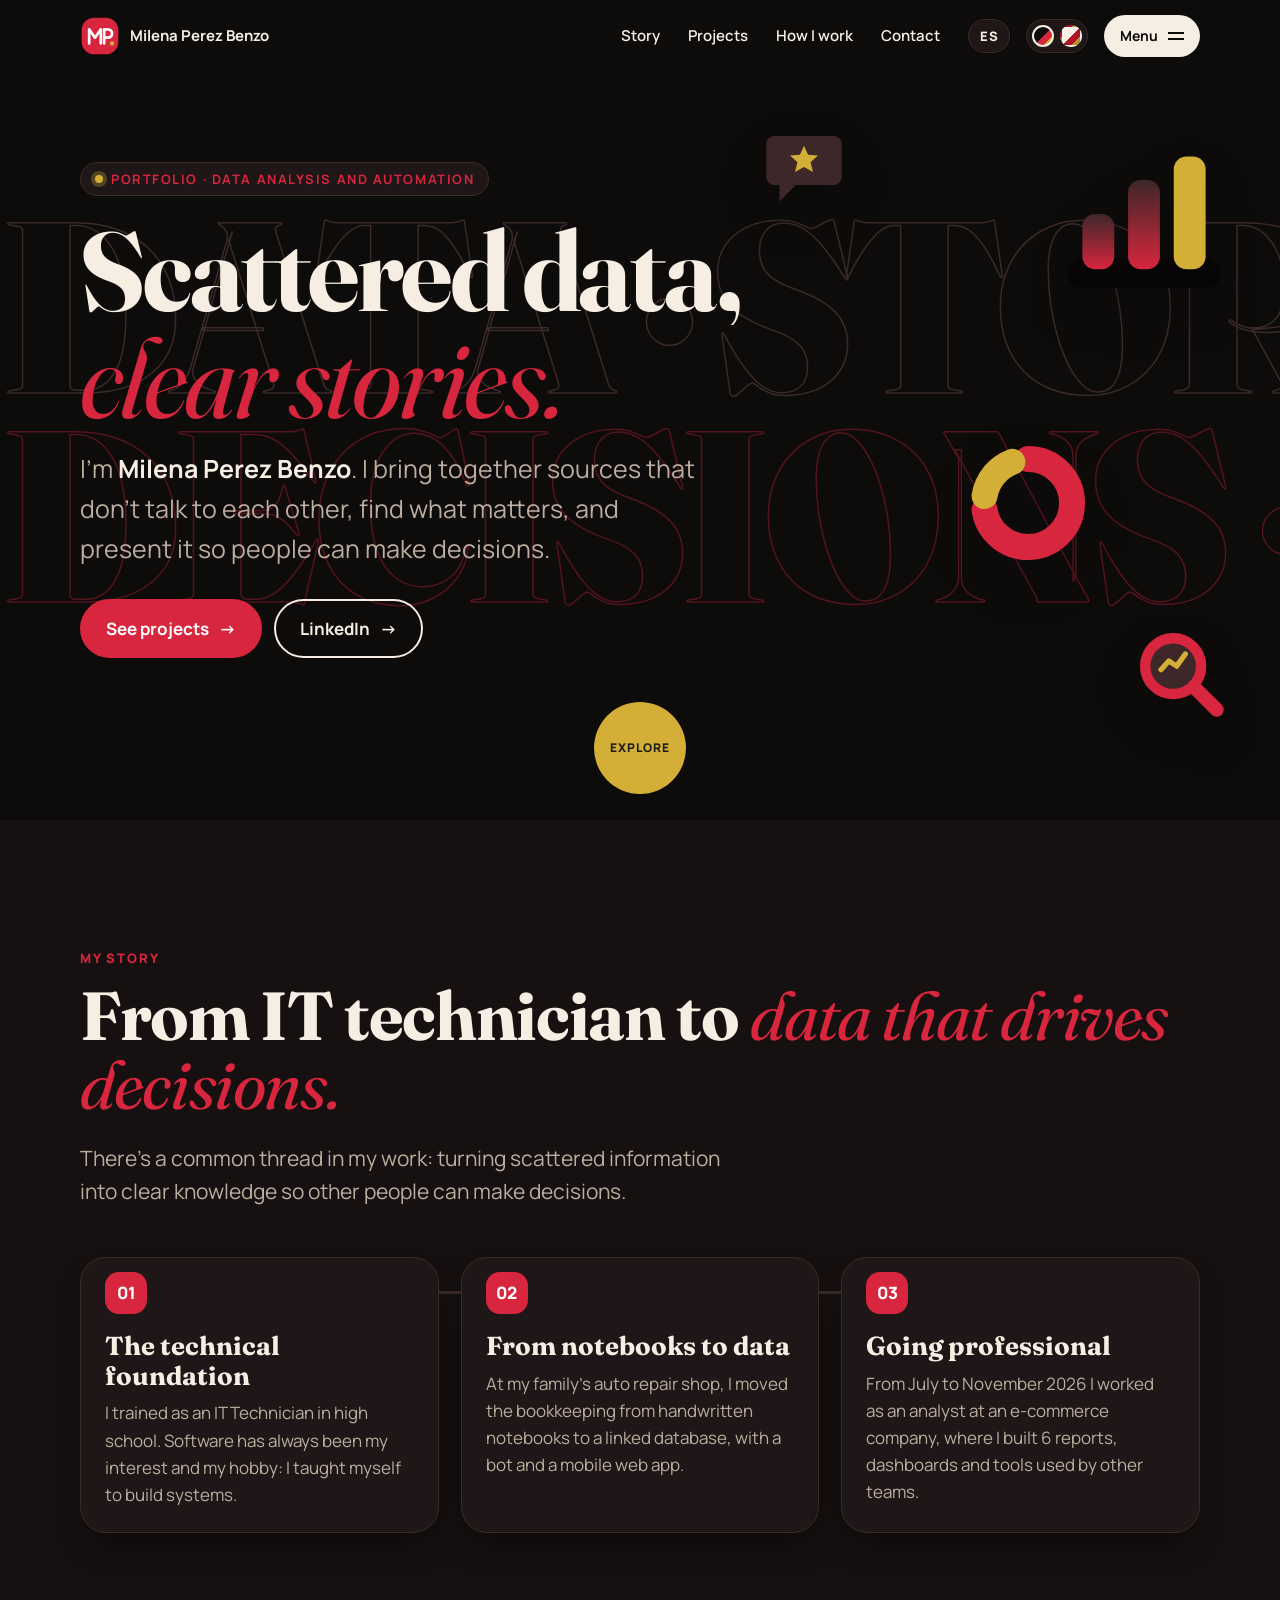
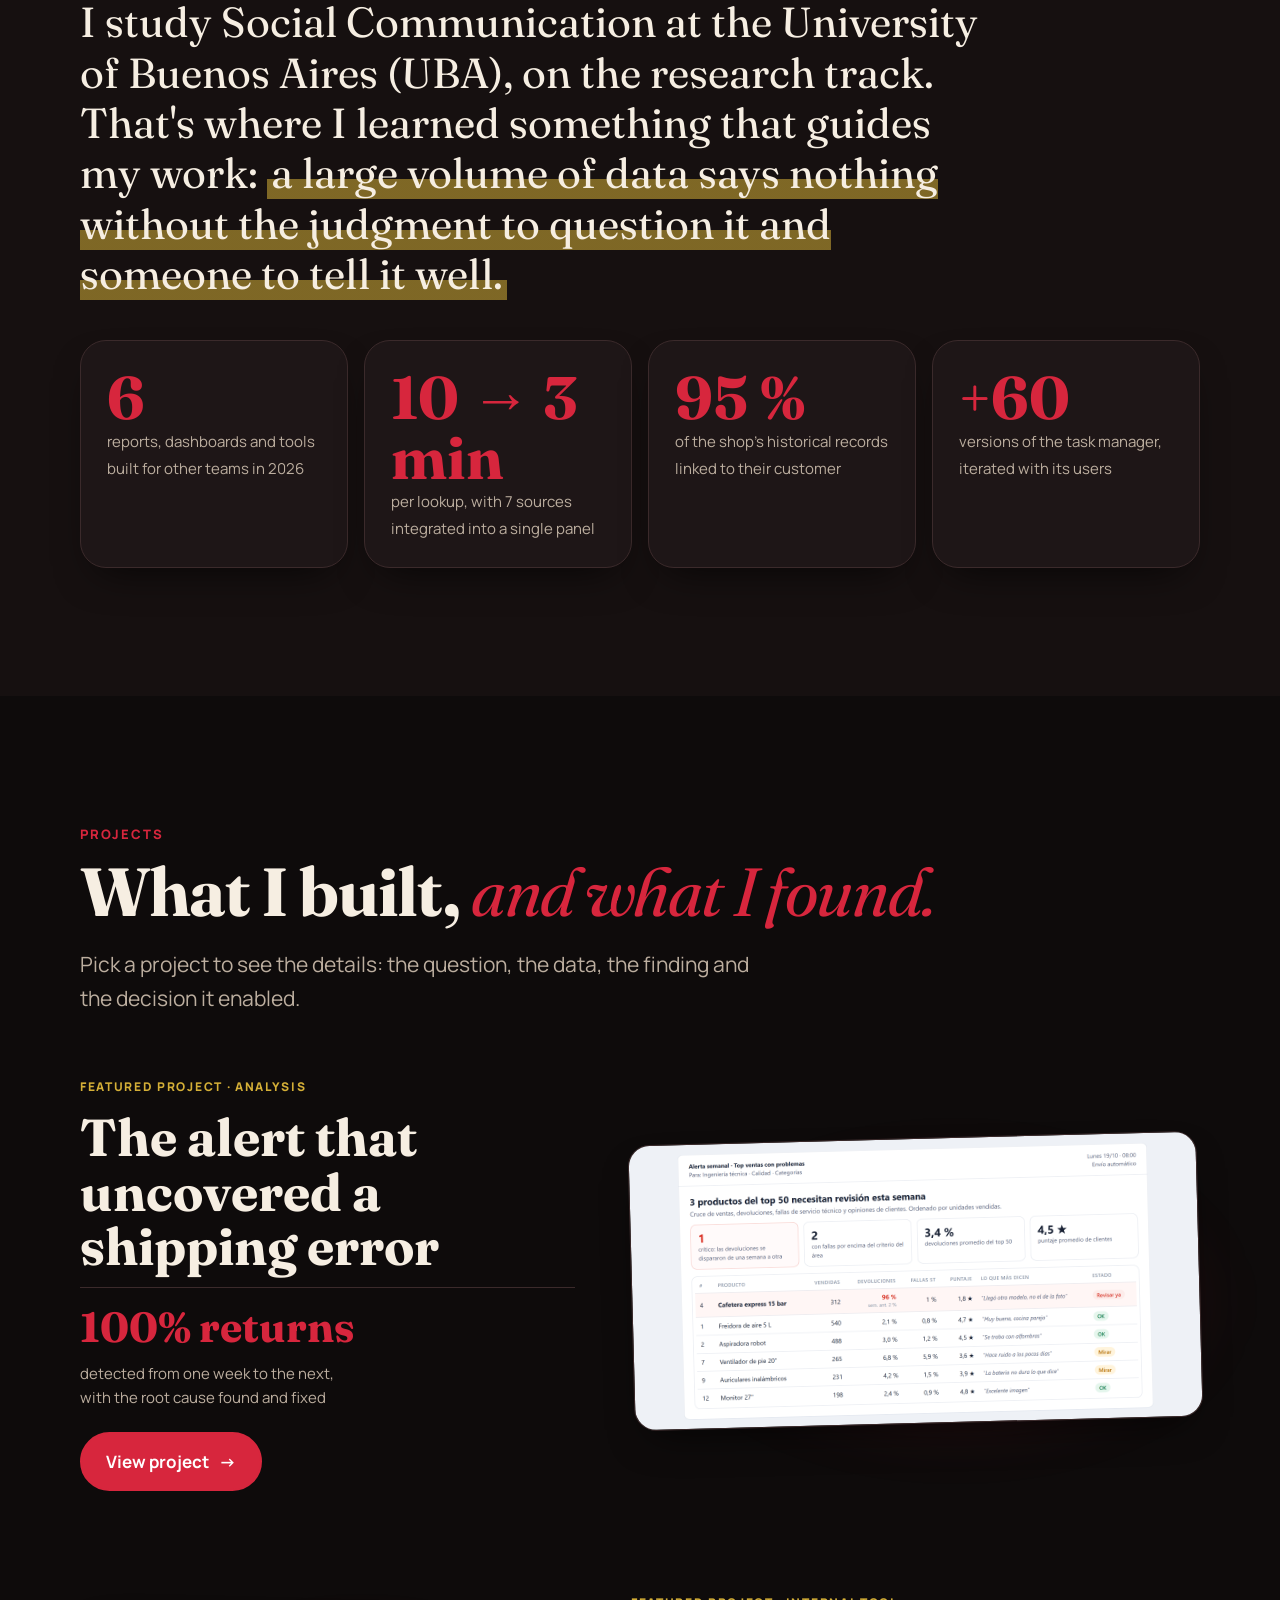
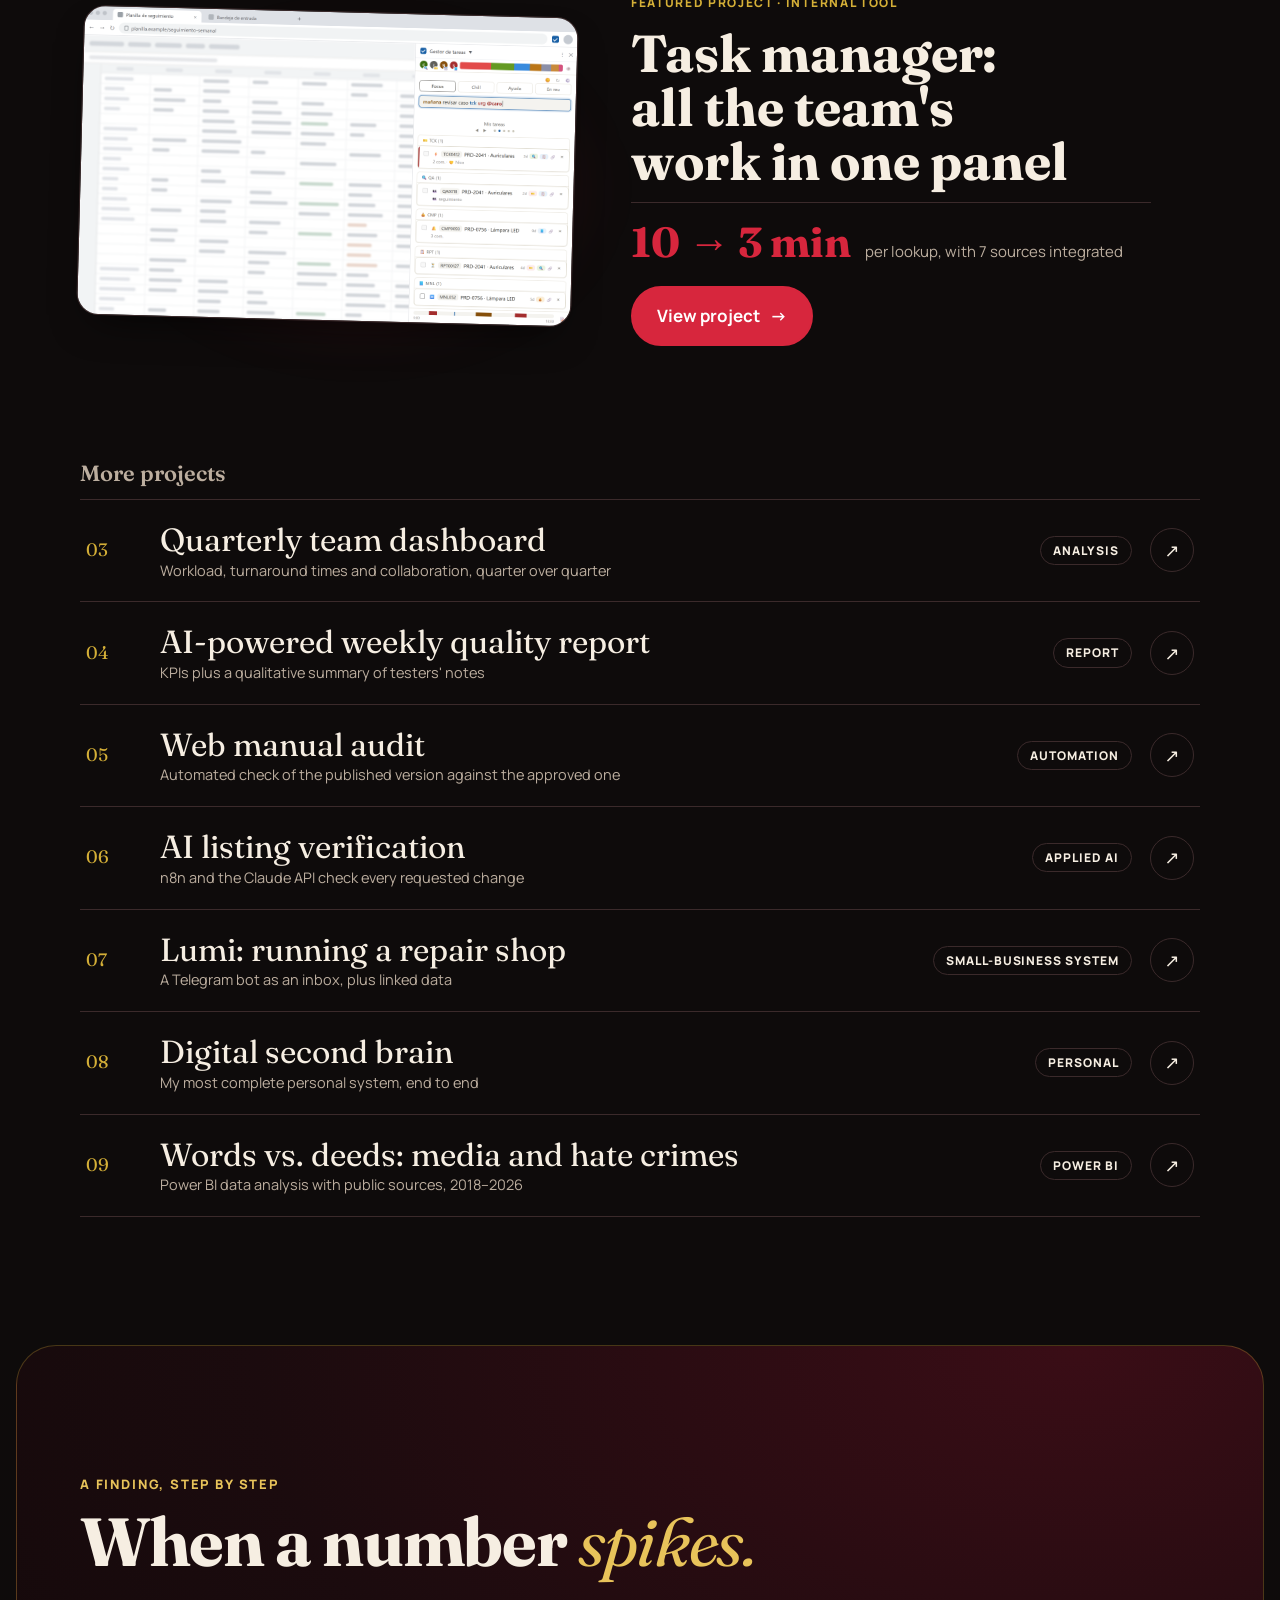
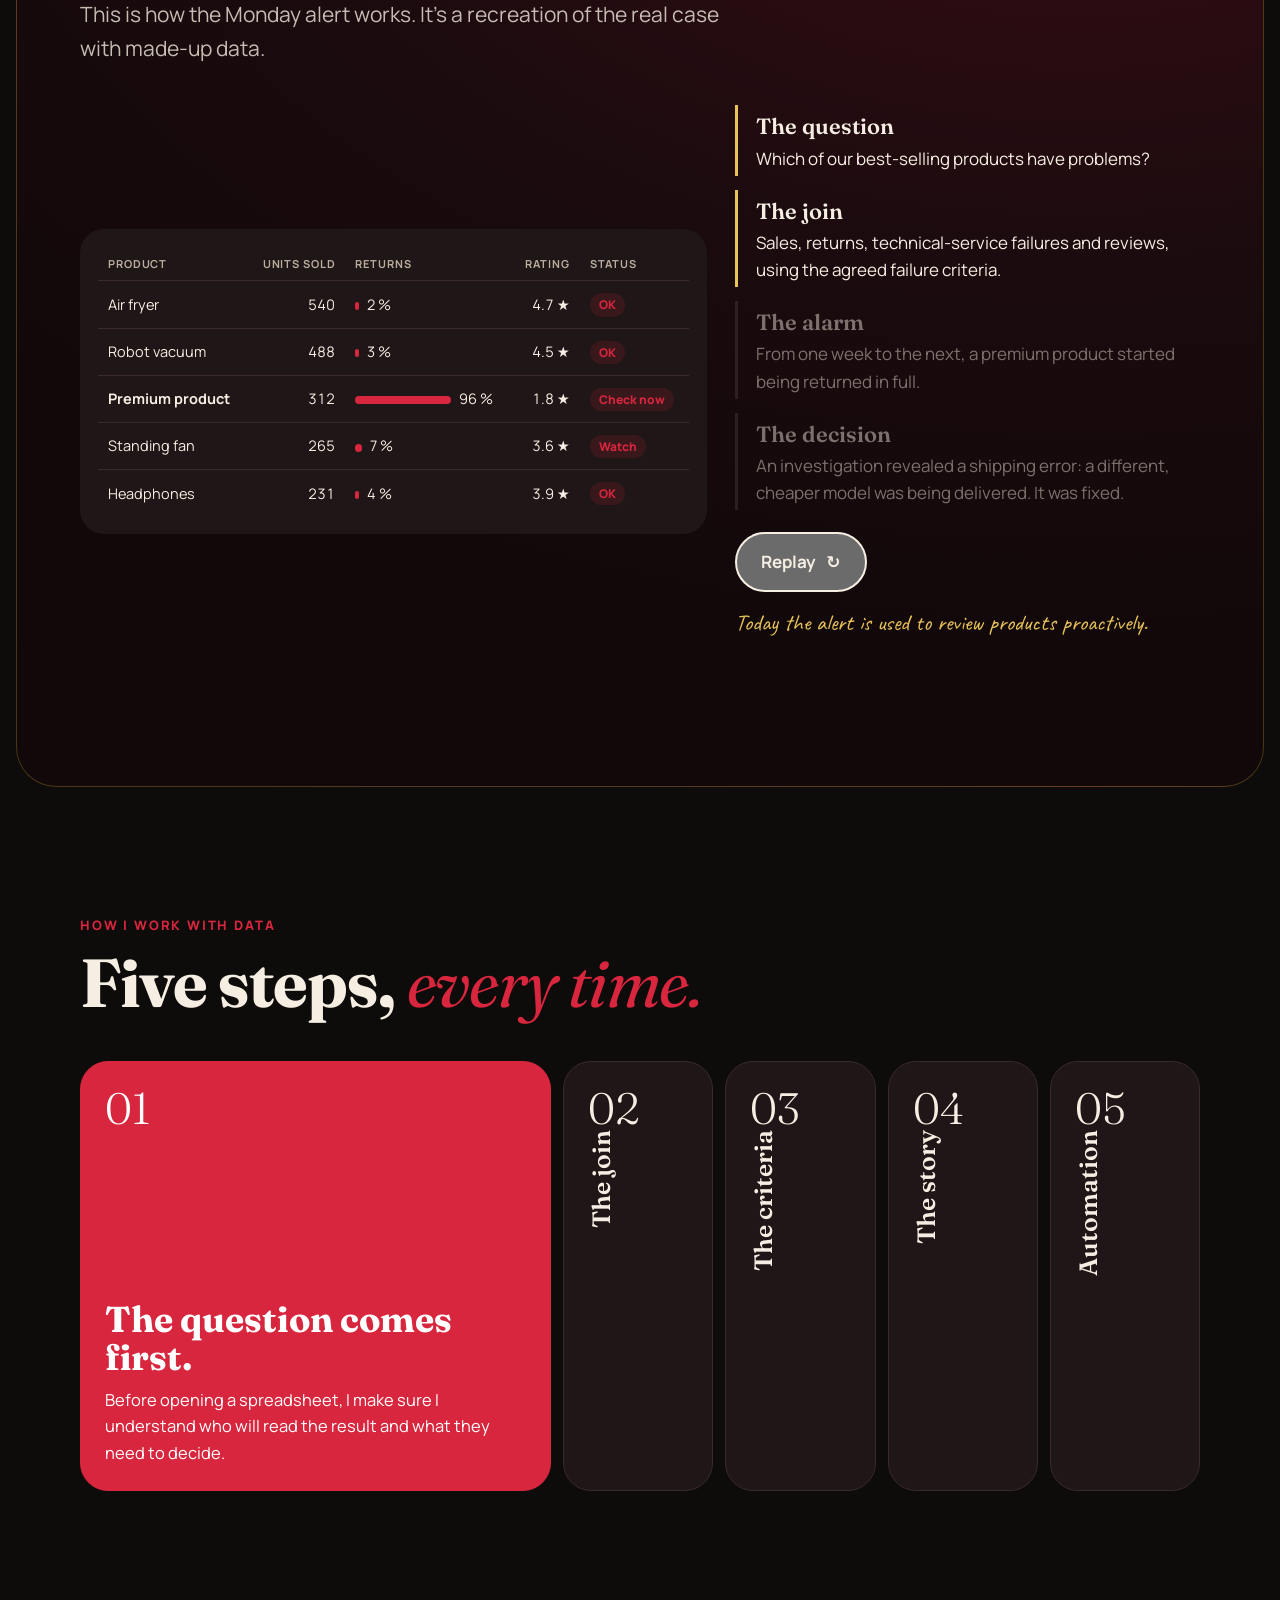
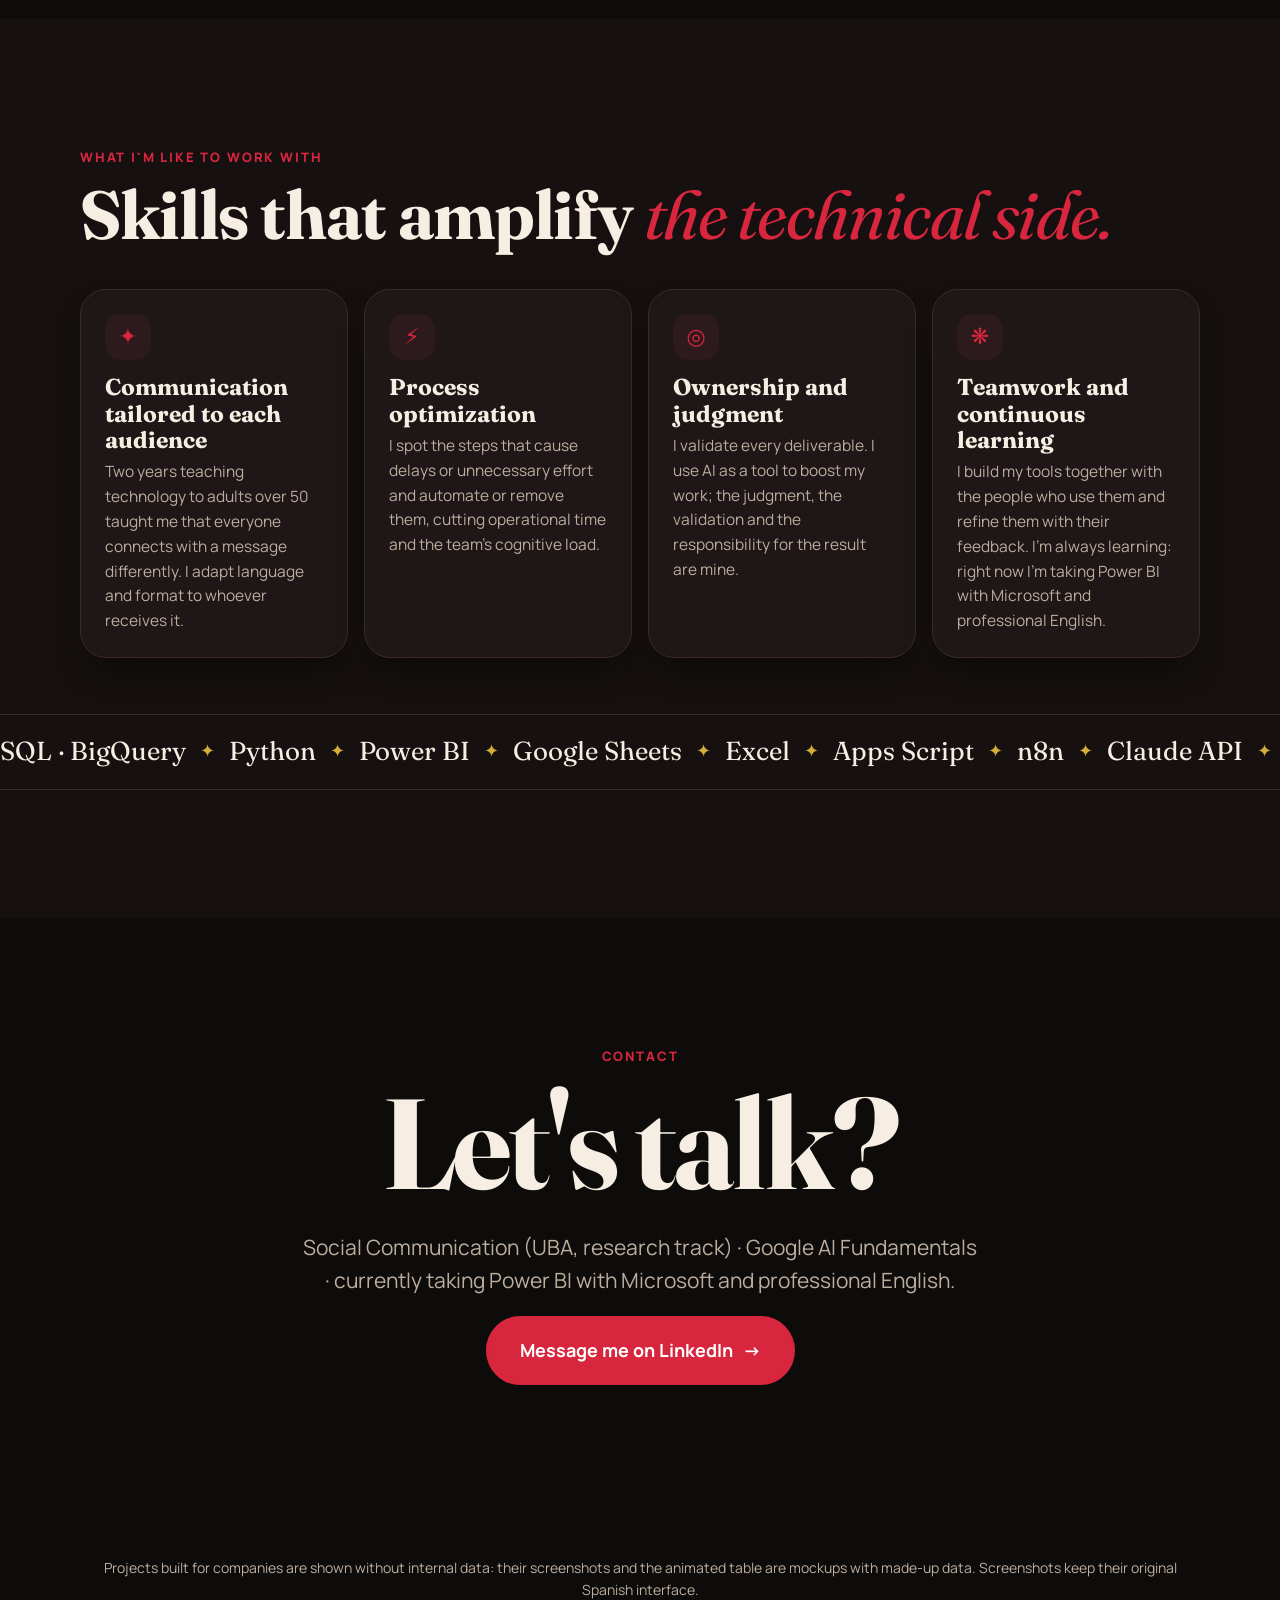
<file: en/index.html>
<!doctype html>
<html lang="en" data-theme="noche">
<head>
<meta charset="utf-8">
<meta name="viewport" content="width=device-width, initial-scale=1">
<title>Milena Perez Benzo · Data that tells stories</title>
<meta name="description" content="Portfolio of Milena Perez Benzo: data analysis, reporting and automation that turn scattered information into clear stories for decision-making.">
<link rel="alternate" hreflang="es" href="https://foliolenah.github.io/">
<link rel="alternate" hreflang="en" href="https://foliolenah.github.io/en/">
<link rel="preconnect" href="https://fonts.googleapis.com">
<link rel="preconnect" href="https://fonts.gstatic.com" crossorigin>
<link href="https://fonts.googleapis.com/css2?family=Caveat:wght@600&family=Fraunces:ital,opsz,wght@0,9..144,300..800;1,9..144,300..700&family=Manrope:wght@400;600;700;800&display=swap" rel="stylesheet">
<link rel="stylesheet" href="../estilos.css">
<script>
  document.documentElement.classList.add("js");
  try {
    var t = localStorage.getItem("tema");
    if (t === "noche" || t === "marfil") document.documentElement.dataset.theme = t;
  } catch (e) {}
</script>
</head>
<body>
<div class="progreso" aria-hidden="true"></div>

<header class="nav">
  <div class="wrap">
    <a class="logo" href="#inicio" aria-label="Milena Perez Benzo, back to top">
      <svg viewBox="0 0 48 48" aria-hidden="true">
        <rect x="2" y="2" width="44" height="44" rx="15" style="fill:var(--accent)"/>
        <path d="M11 33V16l7 10 7-10v17" fill="none" style="stroke:var(--accent-ink)" stroke-width="3.2" stroke-linecap="round" stroke-linejoin="round"/>
        <path d="M29 33V16h4.5a5 5 0 0 1 0 10H29" fill="none" style="stroke:var(--accent-ink)" stroke-width="3.2" stroke-linecap="round" stroke-linejoin="round"/>
        <circle cx="38.5" cy="33" r="2.6" style="fill:var(--accent-2)"/>
      </svg>
      <span>Milena Perez Benzo</span>
    </a>
    <nav class="nav-links" aria-label="Sections">
      <a href="#historia">Story</a>
      <a href="#casos">Projects</a>
      <a href="#metodo">How I work</a>
      <a href="#contacto">Contact</a>
    </nav>
    <a class="idioma" href="../" hreflang="es" lang="es" title="Ver en español">ES</a>
    <div class="temas" role="group" aria-label="Color palette">
      <button type="button" data-set="noche" aria-pressed="true" title="Night"><span class="sr">Dark version</span></button>
      <button type="button" data-set="marfil" aria-pressed="false" title="Ivory"><span class="sr">Light version</span></button>
    </div>
    <button class="btn-menu" type="button" aria-expanded="false" aria-controls="menu"><span>Menu</span><i aria-hidden="true"><b></b><b></b></i></button>
  </div>
</header>

<div class="menu" id="menu" aria-hidden="true">
  <div class="wrap">
    <ol>
      <li><a href="#inicio"><small>01</small>Home</a></li>
      <li><a href="#historia"><small>02</small>My story</a></li>
      <li><a href="#casos"><small>03</small>Projects</a></li>
      <li><a href="#metodo"><small>04</small>How I work</a></li>
      <li><a href="#contacto"><small>05</small>Let's talk</a></li>
    </ol>
    <p class="menu-pie">Buenos Aires · Data analysis, reporting and automation · <a href="../" hreflang="es" lang="es">Versión en español</a></p>
  </div>
</div>

<main>

<section class="hero" id="inicio">
  <div class="eco" aria-hidden="true">
    <div>DATA · STORIES · DATA · STORIES · DATA · STORIES · DATA · STORIES · DATA · STORIES ·</div>
    <div>DECISIONS · DATA · DECISIONS · DATA · DECISIONS · DATA · DECISIONS · DATA · DECISIONS ·</div>
  </div>

  <div class="flotantes" aria-hidden="true">
    <div class="obj o1" data-prof="28"><svg viewBox="0 0 160 140">
      <defs><linearGradient id="g-barra" x1="0" y1="0" x2="0" y2="1"><stop offset="0" style="stop-color:var(--clay-hi)"/><stop offset="1" style="stop-color:var(--accent)"/></linearGradient></defs>
      <rect x="8" y="104" width="144" height="28" rx="14" style="fill:var(--clay-lo)"/>
      <rect x="22" y="62" width="30" height="52" rx="12" fill="url(#g-barra)"/>
      <rect x="65" y="30" width="30" height="84" rx="12" fill="url(#g-barra)"/>
      <rect x="108" y="8" width="30" height="106" rx="12" style="fill:var(--accent-2)"/>
    </svg></div>
    <div class="obj o2" data-prof="18"><svg viewBox="0 0 120 120">
      <circle cx="60" cy="60" r="44" fill="none" style="stroke:var(--clay-lo)" stroke-width="26"/>
      <circle cx="60" cy="60" r="44" fill="none" style="stroke:var(--accent)" stroke-width="26" stroke-dasharray="200 277" stroke-linecap="round" transform="rotate(-90 60 60)"/>
      <circle cx="60" cy="60" r="44" fill="none" style="stroke:var(--accent-2)" stroke-width="26" stroke-dasharray="46 277" stroke-dashoffset="-214" stroke-linecap="round" transform="rotate(-90 60 60)"/>
    </svg></div>
    <div class="obj o3" data-prof="36"><svg viewBox="0 0 110 110">
      <circle cx="46" cy="46" r="32" style="fill:var(--clay-hi);stroke:var(--accent)" stroke-width="12"/>
      <path d="M70 70l26 26" style="stroke:var(--accent)" stroke-width="16" stroke-linecap="round"/>
      <path d="M32 50l9-10 9 6 10-14" fill="none" style="stroke:var(--accent-2)" stroke-width="6" stroke-linecap="round" stroke-linejoin="round"/>
    </svg></div>
    <div class="obj o4" data-prof="12"><svg viewBox="0 0 100 92">
      <path d="M14 6h72a10 10 0 0 1 10 10v40a10 10 0 0 1-10 10H40L20 86V66h-6A10 10 0 0 1 4 56V16A10 10 0 0 1 14 6z" style="fill:var(--clay-hi)"/>
      <path d="M50 18l5 11 12 1-9 8 3 12-11-6-11 6 3-12-9-8 12-1z" style="fill:var(--accent-2)"/>
    </svg></div>
  </div>

  <div class="wrap">
    <div class="hero-txt">
      <span class="kicker"><i></i>Portfolio · Data analysis and automation</span>
      <h1 class="display">
        <span class="linea"><span>Scattered data,</span></span>
        <span class="linea"><span style="--dl:.12s"><em>clear stories.</em></span></span>
      </h1>
      <p class="bajada aparece" style="--dl:.3s">I'm <b>Milena Perez Benzo</b>. I bring together sources that don't talk to each other, find what matters, and present it so people can make decisions.</p>
      <div class="acciones aparece" style="--dl:.45s">
        <a class="btn lleno" href="#casos">See projects <span class="flecha" aria-hidden="true">→</span></a>
        <a class="btn" href="https://www.linkedin.com/in/milena-jazmin-perez-benzo-93802a198" target="_blank" rel="noopener">LinkedIn <span class="flecha" aria-hidden="true">→</span></a>
      </div>
    </div>
  </div>
  <a class="scroll-pista" href="#historia">Explore</a>
</section>

<section class="historia bloque" id="historia">
  <div class="wrap">
    <p class="etiqueta aparece">My story</p>
    <h2 class="titulo display aparece">From IT technician to <em>data that drives decisions.</em></h2>
    <p class="intro aparece">There's a common thread in my work: turning scattered information into clear knowledge so other people can make decisions.</p>

    <div class="tiempo">
      <div class="trazo" aria-hidden="true"></div>
      <article class="hito aparece">
        <span class="num">01</span>
        <h3>The technical foundation</h3>
        <p>I trained as an IT Technician in high school. Software has always been my interest and my hobby: I taught myself to build systems.</p>
      </article>
      <article class="hito aparece" style="--dl:.12s">
        <span class="num">02</span>
        <h3>From notebooks to data</h3>
        <p>At my family's auto repair shop, I moved the bookkeeping from handwritten notebooks to a linked database, with a bot and a mobile web app.</p>
      </article>
      <article class="hito aparece" style="--dl:.24s">
        <span class="num">03</span>
        <h3>Going professional</h3>
        <p>From July to November 2026 I worked as an analyst at an e-commerce company, where I built 6 reports, dashboards and tools used by other teams.</p>
      </article>
    </div>

    <p class="cita-grande aparece">I study Social Communication at the University of Buenos Aires (UBA), on the research track. That's where I learned something that guides my work: <mark>a large volume of data says nothing without the judgment to question it and someone to tell it well.</mark></p>

    <div class="numeros">
      <div class="cifra aparece"><strong><span data-cuenta="6">6</span></strong><span>reports, dashboards and tools built for other teams in 2026</span></div>
      <div class="cifra aparece" style="--dl:.08s"><strong>10 → <span data-cuenta="3">3</span> min</strong><span>per lookup, with 7 sources integrated into a single panel</span></div>
      <div class="cifra aparece" style="--dl:.16s"><strong><span data-cuenta="95">95</span> %</strong><span>of the shop's historical records linked to their customer</span></div>
      <div class="cifra aparece" style="--dl:.24s"><strong>+<span data-cuenta="60">60</span></strong><span>versions of the task manager, iterated with its users</span></div>
    </div>
  </div>
</section>

<section class="bloque" id="casos">
  <div class="wrap">
    <p class="etiqueta aparece">Projects</p>
    <h2 class="titulo display aparece">What I built, <em>and what I found.</em></h2>
    <p class="intro aparece">Pick a project to see the details: the question, the data, the finding and the decision it enabled.</p>

    <div class="destacados">
      <article class="destacado aparece">
        <div class="dest-txt">
          <span class="tipo">Featured project · Analysis</span>
          <h3>The alert that uncovered a shipping error</h3>
          <p class="dest-dato"><strong>100% returns</strong><span>detected from one week to the next, with the root cause found and fixed</span></p>
          <button class="btn lleno" type="button" data-caso="c-alerta">View project <span class="flecha" aria-hidden="true">→</span></button>
        </div>
        <div class="dest-img"><img src="../img/analisis-1-alerta.png" width="1280" height="640" loading="lazy" alt="Mockup of the weekly alert email, with one product flagged in red for returns."></div>
      </article>
      <article class="destacado invertido aparece">
        <div class="dest-txt">
          <span class="tipo">Featured project · Internal tool</span>
          <h3>Task manager: all the team's work in one panel</h3>
          <p class="dest-dato"><strong>10 → 3 min</strong><span>per lookup, with 7 sources integrated</span></p>
          <button class="btn lleno" type="button" data-caso="c-gestor">View project <span class="flecha" aria-hidden="true">→</span></button>
        </div>
        <div class="dest-img"><img src="../img/gestor-1-mis-tareas.png" width="1280" height="800" loading="lazy" alt="Mockup of the task manager panel with cards grouped by category."></div>
      </article>
    </div>

    <h3 class="indice-tit aparece">More projects</h3>
    <ol class="indice">
      <li class="aparece"><button class="fila" type="button" data-caso="c-tablero" data-img="../img/analisis-3-tablero.png"><span class="f-num">03</span><span class="f-tit">Quarterly team dashboard<small>Workload, turnaround times and collaboration, quarter over quarter</small></span><span class="f-tag">Analysis</span><span class="f-ir" aria-hidden="true">↗</span></button></li>
      <li class="aparece"><button class="fila" type="button" data-caso="c-calidad" data-img="../img/analisis-2-calidad.png"><span class="f-num">04</span><span class="f-tit">AI-powered weekly quality report<small>KPIs plus a qualitative summary of testers' notes</small></span><span class="f-tag">Report</span><span class="f-ir" aria-hidden="true">↗</span></button></li>
      <li class="aparece"><button class="fila" type="button" data-caso="c-auditoria" data-img="../img/auditoria-1-resumen.png"><span class="f-num">05</span><span class="f-tit">Web manual audit<small>Automated check of the published version against the approved one</small></span><span class="f-tag">Automation</span><span class="f-ir" aria-hidden="true">↗</span></button></li>
      <li class="aparece"><button class="fila" type="button" data-caso="c-verificacion" data-img="../img/verificacion-1-flujo.png"><span class="f-num">06</span><span class="f-tit">AI listing verification<small>n8n and the Claude API check every requested change</small></span><span class="f-tag">Applied AI</span><span class="f-ir" aria-hidden="true">↗</span></button></li>
      <li class="aparece"><button class="fila" type="button" data-caso="c-lumi" data-img="../img/lumi-1-papelitos.png"><span class="f-num">07</span><span class="f-tit">Lumi: running a repair shop<small>A Telegram bot as an inbox, plus linked data</small></span><span class="f-tag">Small-business system</span><span class="f-ir" aria-hidden="true">↗</span></button></li>
      <li class="aparece"><button class="fila" type="button" data-caso="c-cerebro" data-img="../img/cerebro-1-obsidian.png"><span class="f-num">08</span><span class="f-tit">Digital second brain<small>My most complete personal system, end to end</small></span><span class="f-tag">Personal</span><span class="f-ir" aria-hidden="true">↗</span></button></li>
      <li class="aparece"><button class="fila" type="button" data-caso="c-ddh" data-img="../img/ddh-pbi-0.png"><span class="f-num">09</span><span class="f-tit">Words vs. deeds: media and hate crimes<small>Power BI data analysis with public sources, 2018–2026</small></span><span class="f-tag">Power BI</span><span class="f-ir" aria-hidden="true">↗</span></button></li>
    </ol>
  </div>
  <div class="vista-flotante" aria-hidden="true"><img alt="" width="1280" height="800"></div>
</section>

<section class="hallazgo bloque" id="hallazgo" aria-labelledby="t-hallazgo">
  <div class="wrap">
    <p class="etiqueta aparece">A finding, step by step</p>
    <h2 class="titulo display aparece" id="t-hallazgo">When a number <em>spikes.</em></h2>
    <p class="intro aparece">This is how the Monday alert works. It's a recreation of the real case with made-up data.</p>

    <div class="escena">
      <div class="tabla-viva aparece" id="tabla-viva">
        <table>
          <caption class="sr">Top sellers with returns, failures and customer ratings (made-up data)</caption>
          <thead><tr><th>Product</th><th class="n">Units sold</th><th>Returns</th><th class="n">Rating</th><th>Status</th></tr></thead>
          <tbody>
            <tr><td>Air fryer</td><td class="n">540</td><td><span class="barra" data-w="2"></span><span class="dev">2 %</span></td><td class="n">4.7 ★</td><td><span class="sello">OK</span></td></tr>
            <tr><td>Robot vacuum</td><td class="n">488</td><td><span class="barra" data-w="3"></span><span class="dev">3 %</span></td><td class="n">4.5 ★</td><td><span class="sello">OK</span></td></tr>
            <tr class="critico"><td><b>Premium product</b></td><td class="n">312</td><td><span class="barra" data-w="96"></span><span class="dev">96 %</span></td><td class="n">1.8 ★</td><td><span class="sello">Check now</span></td></tr>
            <tr><td>Standing fan</td><td class="n">265</td><td><span class="barra" data-w="7"></span><span class="dev">7 %</span></td><td class="n">3.6 ★</td><td><span class="sello">Watch</span></td></tr>
            <tr><td>Headphones</td><td class="n">231</td><td><span class="barra" data-w="4"></span><span class="dev">4 %</span></td><td class="n">3.9 ★</td><td><span class="sello">OK</span></td></tr>
          </tbody>
        </table>
      </div>
      <div>
        <ol class="relato-pasos" id="relato">
          <li><b>The question</b>Which of our best-selling products have problems?</li>
          <li><b>The join</b>Sales, returns, technical-service failures and reviews, using the agreed failure criteria.</li>
          <li><b>The alarm</b>From one week to the next, a premium product started being returned in full.</li>
          <li><b>The decision</b>An investigation revealed a shipping error: a different, cheaper model was being delivered. It was fixed.</li>
        </ol>
        <button class="btn btn-claro" type="button" id="repetir">Replay <span class="flecha" aria-hidden="true">↻</span></button>
        <p class="nota" style="margin-top:18px">Today the alert is used to review products proactively.</p>
      </div>
    </div>
  </div>
</section>

<section class="bloque" id="metodo">
  <div class="wrap">
    <p class="etiqueta aparece">How I work with data</p>
    <h2 class="titulo display aparece">Five steps, <em>every time.</em></h2>
    <div class="paneles aparece" id="paneles">
      <button class="panel" type="button" aria-expanded="true"><span class="p-num">01</span><span class="p-tit">The question</span><span class="p-cuerpo"><h3>The question comes first.</h3><p>Before opening a spreadsheet, I make sure I understand who will read the result and what they need to decide.</p></span></button>
      <button class="panel" type="button" aria-expanded="false"><span class="p-num">02</span><span class="p-tit">The join</span><span class="p-cuerpo"><h3>I cross-reference sources.</h3><p>The answer is almost never in a single table: it's in how several of them connect.</p></span></button>
      <button class="panel" type="button" aria-expanded="false"><span class="p-num">03</span><span class="p-tit">The criteria</span><span class="p-cuerpo"><h3>I agree on criteria with the decision-maker.</h3><p>What counts as a failure, what's serious, what gets compared to what. Without agreed criteria, the number is useless.</p></span></button>
      <button class="panel" type="button" aria-expanded="false"><span class="p-num">04</span><span class="p-tit">The story</span><span class="p-cuerpo"><h3>I tell it for whoever is reading.</h3><p>A tester, a manager and a category team need to see different things. The finding goes on top; the details are one click away.</p></span></button>
      <button class="panel" type="button" aria-expanded="false"><span class="p-num">05</span><span class="p-tit">Automation</span><span class="p-cuerpo"><h3>I automate it.</h3><p>A report made once is a snapshot. One that builds itself every week is continuous monitoring, with less manual work and less cognitive load.</p></span></button>
    </div>
  </div>
</section>

<section class="bloque historia" id="persona">
  <div class="wrap">
    <p class="etiqueta aparece">What I'm like to work with</p>
    <h2 class="titulo display aparece">Skills that amplify <em>the technical side.</em></h2>
    <div class="rasgos">
      <article class="rasgo aparece"><div class="ico" aria-hidden="true">✦</div><h3>Communication tailored to each audience</h3><p>Two years teaching technology to adults over 50 taught me that everyone connects with a message differently. I adapt language and format to whoever receives it.</p></article>
      <article class="rasgo aparece" style="--dl:.08s"><div class="ico" aria-hidden="true">⚡</div><h3>Process optimization</h3><p>I spot the steps that cause delays or unnecessary effort and automate or remove them, cutting operational time and the team's cognitive load.</p></article>
      <article class="rasgo aparece" style="--dl:.16s"><div class="ico" aria-hidden="true">◎</div><h3>Ownership and judgment</h3><p>I validate every deliverable. I use AI as a tool to boost my work; the judgment, the validation and the responsibility for the result are mine.</p></article>
      <article class="rasgo aparece" style="--dl:.24s"><div class="ico" aria-hidden="true">❋</div><h3>Teamwork and continuous learning</h3><p>I build my tools together with the people who use them and refine them with their feedback. I'm always learning: right now I'm taking Power BI with Microsoft and professional English.</p></article>
    </div>
  </div>
  <div class="cinta" aria-label="Tools I use">
    <div>
      <span>SQL · BigQuery</span><span>Python</span><span>Power BI</span><span>Google Sheets</span><span>Excel</span><span>Apps Script</span><span>n8n</span><span>Claude API</span><span>Gemini</span>
      <span aria-hidden="true">SQL · BigQuery</span><span aria-hidden="true">Python</span><span aria-hidden="true">Power BI</span><span aria-hidden="true">Google Sheets</span><span aria-hidden="true">Excel</span><span aria-hidden="true">Apps Script</span><span aria-hidden="true">n8n</span><span aria-hidden="true">Claude API</span><span aria-hidden="true">Gemini</span>
    </div>
  </div>
</section>

<section class="bloque contacto" id="contacto">
  <div class="wrap">
    <p class="etiqueta aparece">Contact</p>
    <h2 class="titulo display aparece">Let's talk?</h2>
    <p class="intro aparece" style="margin-inline:auto">Social Communication (UBA, research track) · Google AI Fundamentals · currently taking Power BI with Microsoft and professional English.</p>
    <a class="btn lleno aparece" href="https://www.linkedin.com/in/milena-jazmin-perez-benzo-93802a198" target="_blank" rel="noopener">Message me on LinkedIn <span class="flecha" aria-hidden="true">→</span></a>
  </div>
</section>

</main>

<footer>
  <div class="wrap">
    <p>Projects built for companies are shown without internal data: their screenshots and the animated table are mockups with made-up data. Screenshots keep their original Spanish interface.</p>
  </div>
</footer>

<!-- ================= Project popups ================= -->

<dialog class="caso" id="c-alerta" aria-labelledby="h-alerta">
  <div class="d-cab"><span class="tipo">Analysis · E-commerce company · since Oct 2026</span><button class="d-btn ant" type="button" aria-label="Previous project">←</button><button class="d-btn sig" type="button" aria-label="Next project">→</button><button class="d-btn cerrar" type="button" aria-label="Close">✕</button></div>
  <div class="d-cuerpo">
    <h2 id="h-alerta">Weekly sales and failures alert</h2>
    <p class="bajada">Every Monday it cross-references the sales ranking with returns, failures and what customers say, and flags which product to look at first.</p>
    <div class="d-grilla">
      <div><h4>The question</h4><p>Which of our best-selling products have problems, and which should be reviewed before the problem multiplies?</p></div>
      <div><h4>The data</h4><p>Sales ranking, return rate, technical-service failure rate with its comments, and customer ratings and reviews on the marketplace.</p></div>
    </div>
    <ol class="flujo"><li>Sales, returns, technical service and reviews</li><li>Joined in BigQuery</li><li>Agreed failure criteria</li><li>Ranked by sales</li><li>Monday email</li></ol>
    <div class="d-destacado">
      <h4>What it found</h4>
      <p>A premium product in the top sellers went, from one week to the next, to having every unit returned. The investigation revealed the cause: an order-picking error meant a different, cheaper model was being delivered instead of the one listed.</p>
      <p>It also flagged listings with serious errors in their specifications, which were paused and corrected.</p>
    </div>
    <h4>The decision it enabled</h4>
    <p>Finding and fixing the shipping error, starting from a number that spiked. Today the alert works as a trigger to proactively review the products with the most cases.</p>
    <figure><img src="../img/analisis-1-alerta.png" width="1280" height="640" loading="lazy" alt="Weekly alert email with a table ranked by sales; one product appears in red with 96% returns and the comment 'A different model arrived'."><figcaption>Mockup with made-up data.</figcaption></figure>
    <ul class="chips"><li>BigQuery</li><li>SQL</li><li>Apps Script</li><li>Google Sheets</li></ul>
  </div>
</dialog>

<dialog class="caso" id="c-tablero" aria-labelledby="h-tablero">
  <div class="d-cab"><span class="tipo">Dashboard · E-commerce company · completed Oct 2026</span><button class="d-btn ant" type="button" aria-label="Previous project">←</button><button class="d-btn sig" type="button" aria-label="Next project">→</button><button class="d-btn cerrar" type="button" aria-label="Close">✕</button></div>
  <div class="d-cuerpo">
    <h2 id="h-tablero">Quarterly team dashboard</h2>
    <p class="bajada">Shows how a team performs quarter over quarter, built from tasks spread across spreadsheets that weren't connected.</p>
    <div class="d-grilla">
      <div><h4>The question</h4><p>How is the team doing? Who has the heaviest workload, where does work get stuck, and what changed since last quarter?</p></div>
      <div><h4>The data</h4><p>The team's tasks, scattered across several spreadsheets. I merged them into one database and built a web dashboard where anyone can choose what to compare and export it to PDF to send by email.</p></div>
    </div>
    <div class="d-destacado">
      <h4>What it found</h4>
      <ul>
        <li>An imbalance in time and workload between team members.</li>
        <li>Duplicate inquiries: the same person was getting the same question several times.</li>
        <li>Weak areas that need attention.</li>
        <li>Collaboration between coworkers that previously wasn't recorded anywhere.</li>
      </ul>
    </div>
    <h4>The decision it enabled</h4>
    <p>Supervisors and coordinators use it to track the team, and management checks it when they need a specific number. Counting collaborations also made previously invisible work visible, and encourages teamwork.</p>
    <figure><img src="../img/analisis-3-tablero.png" width="1280" height="580" loading="lazy" alt="Web dashboard comparing two quarters: closed cases, average time, collaborations and duplicate inquiries, with a per-person table."><figcaption>Mockup with made-up data and people.</figcaption></figure>
    <ul class="chips"><li>Google Sheets</li><li>Apps Script (web)</li><li>PDF export</li></ul>
  </div>
</dialog>

<dialog class="caso" id="c-calidad" aria-labelledby="h-calidad">
  <div class="d-cab"><span class="tipo">Report · E-commerce company · since Oct 2026</span><button class="d-btn ant" type="button" aria-label="Previous project">←</button><button class="d-btn sig" type="button" aria-label="Next project">→</button><button class="d-btn cerrar" type="button" aria-label="Close">✕</button></div>
  <div class="d-cuerpo">
    <h2 id="h-calidad">AI-powered weekly quality report</h2>
    <p class="bajada">Every Friday it combines the numbers from quality reviews with what the testers observed, summarized by AI.</p>
    <div class="d-grilla">
      <div><h4>Before</h4><p>It didn't exist: no one had an overall view of quality or week-by-week tracking.</p></div>
      <div><h4>Now</h4><p>Products reviewed; approved, conditional and rejected; failures on the website, in manuals, critical ones and by supplier; and a qualitative analysis of the observations.</p></div>
    </div>
    <ol class="flujo"><li>QA reviews</li><li>KPIs</li><li>AI summary</li><li>Friday email</li></ol>
    <h4>Why numbers and words</h4>
    <p>A percentage tells you how much; the observations tell you why. AI summarizes what the testers wrote, and I define what gets measured and how it's presented. It goes to supervisors, coordinators, management and category teams.</p>
    <p class="d-resultado">For the first time there's visibility and continuous tracking of quality, without anyone building the report by hand.</p>
    <figure><img src="../img/analisis-2-calidad.png" width="1280" height="660" loading="lazy" alt="Weekly quality report email with KPIs, bars by failure type and by supplier, and an AI-generated qualitative summary."><figcaption>Mockup with made-up data.</figcaption></figure>
    <ul class="chips"><li>Google Sheets</li><li>n8n</li><li>Claude API</li></ul>
  </div>
</dialog>

<dialog class="caso" id="c-lumi" aria-labelledby="h-lumi">
  <div class="d-cab"><span class="tipo">System · My family's auto repair shop</span><button class="d-btn ant" type="button" aria-label="Previous project">←</button><button class="d-btn sig" type="button" aria-label="Next project">→</button><button class="d-btn cerrar" type="button" aria-label="Close">✕</button></div>
  <div class="d-cuerpo">
    <h2 id="h-lumi">Lumi: the shop, from notebooks to data</h2>
    <p class="bajada">The team sends everything to a Telegram bot and it ends up organized in a spreadsheet, with a simple mobile web app.</p>
    <h4>The problem</h4>
    <p>Jobs and appointments were arranged over WhatsApp, and notes ended up on scraps of paper and in notebooks. An earlier attempt with Notion was abandoned because data entry was too slow.</p>
    <h4>What I built</h4>
    <ol class="flujo"><li>Voice note, photo or text</li><li>Telegram bot</li><li>Spreadsheet inbox</li><li>Automatic transcription</li><li>Mobile web app</li></ol>
    <ul>
      <li>Before writing any code, five interviews with the main user. The rule that came out of them: taking a note has to be easier than grabbing a scrap of paper.</li>
      <li>I migrated the historical records and linked each job to its customer. A Python script reads the QR code on invoices and suggests which job each one belongs to; a person confirms anything uncertain.</li>
      <li>Mobile web app: to-dos, notes, balance, and ready-made customer messages that are always sent by a person.</li>
    </ul>
    <p class="d-resultado">95% of historical jobs were linked to their customer (278 of 293) and 92% of invoices to their job (98 of 106). It's used by the shop's administrative partner and me.</p>
    <div class="fotos-tel">
      <img src="../img/lumi-3-bot.png" width="700" height="916" loading="lazy" alt="Chat with the Lumi bot: the team sends a voice note, a photo and a text.">
      <img src="../img/lumi-1-papelitos.png" width="700" height="916" loading="lazy" alt="Lumi screen with today's and this week's to-dos.">
      <img src="../img/lumi-2-balance.png" width="700" height="916" loading="lazy" alt="Monthly balance by account in Lumi.">
    </div>
    <ul class="chips"><li>Telegram</li><li>Apps Script</li><li>Google Sheets</li><li>Python</li></ul>
  </div>
</dialog>

<dialog class="caso" id="c-gestor" aria-labelledby="h-gestor">
  <div class="d-cab"><span class="tipo">Internal tool · E-commerce company · since Jul 2026</span><button class="d-btn ant" type="button" aria-label="Previous project">←</button><button class="d-btn sig" type="button" aria-label="Next project">→</button><button class="d-btn cerrar" type="button" aria-label="Close">✕</button></div>
  <div class="d-cuerpo">
    <h2 id="h-gestor">Technical team task manager</h2>
    <p class="bajada">A Chrome side panel that brings all of the team's work together: tasks, product information, emails, time and notes. Designed 100% around their needs and the friction in their day-to-day work.</p>
    <h4>The problem</h4>
    <p>Product information was spread across 7 sources built by other teams, which couldn't be modified. Each lookup took about 10 minutes, and the only way to know the status of a task was to ask.</p>
    <div class="d-grilla">
      <div>
        <h4>Information one click away</h4>
        <ul>
          <li>From each task, direct access to tickets, reports, quality checks, samples, supplier data and the web listing.</li>
          <li>Emails automatically linked to their task.</li>
          <li>A web clipper: any page can be saved to an existing task or create a new one.</li>
        </ul>
      </div>
      <div>
        <h4>Natural-language management</h4>
        <ul>
          <li>Tasks, statuses, comments, subtasks, collaborations and exclusions, written the way you talk, with @mentions for each person.</li>
          <li>Time tracking per task.</li>
          <li>Notes always at hand, at the bottom of the panel.</li>
          <li>Chrome pop-up notifications, configurable by each person.</li>
        </ul>
      </div>
    </div>
    <div class="d-destacado">
      <h4>Visibility for supervisors</h4>
      <p>Supervisors can see active to-dos and each person's workload. There's no longer any need to ask how each task is going.</p>
    </div>
    <h4>How I built it</h4>
    <p>On top of systems that couldn't be changed: each source is imported separately and, if one fails, the rest keep working and the panel shows a warning. I refined it with the team's feedback over 60+ versions.</p>
    <p class="d-resultado">Each lookup went from 10 minutes to 3. A 4-person team uses it every day.</p>
    <figure><img src="../img/gestor-1-mis-tareas.png" width="1280" height="800" loading="lazy" alt="Task manager panel with cards by category and a new task written in natural language."><figcaption>Tasks are written the way you talk. Mockup with made-up data.</figcaption></figure>
    <figure><img src="../img/gestor-2-vinculos.png" width="1280" height="800" loading="lazy" alt="Task card with the links menu that brings together ticket, checks, samples, email and product data."><figcaption>Everything about a product, one click away.</figcaption></figure>
    <figure><img src="../img/gestor-3-equipo.png" width="1280" height="800" loading="lazy" alt="Team board with one column per person and their pending tasks."><figcaption>Each person's workload, visible to supervisors.</figcaption></figure>
    <ul class="chips"><li>Chrome extension</li><li>JavaScript</li><li>Apps Script</li><li>Google Sheets</li><li>BigQuery</li><li>Gmail and Calendar</li></ul>
  </div>
</dialog>

<dialog class="caso" id="c-auditoria" aria-labelledby="h-auditoria">
  <div class="d-cab"><span class="tipo">Automation · E-commerce company</span><button class="d-btn ant" type="button" aria-label="Previous project">←</button><button class="d-btn sig" type="button" aria-label="Next project">→</button><button class="d-btn cerrar" type="button" aria-label="Close">✕</button></div>
  <div class="d-cuerpo">
    <h2 id="h-auditoria">Web manual audit</h2>
    <p class="bajada">Automatically checks whether the manuals published on the website are the latest approved version, and leaves only what's necessary for human review.</p>
    <ol class="flujo"><li>Published manual</li><li>File fingerprint</li><li>Comparison with Drive</li><li>OK · NOT OK · Review</li></ol>
    <ul>
      <li>Cross-checks the published manuals against the ones in Drive; if they're not identical, it compares them page by page and classifies each difference by severity.</li>
      <li>A rule agreed with the user: never a false OK. Anything uncertain goes to human review.</li>
      <li>Runs on its own with a scheduled trigger.</li>
    </ul>
    <p class="d-resultado">Used by two teams, including the catalog team, which is responsible for changes on the website.</p>
    <figure><img src="../img/auditoria-1-resumen.png" width="1280" height="800" loading="lazy" alt="Audit panel showing the percentage of manuals that match and the ones that need fixing."><figcaption>Mockup with made-up data.</figcaption></figure>
    <ul class="chips"><li>BigQuery</li><li>Python</li><li>Apps Script</li><li>Google Drive</li></ul>
  </div>
</dialog>

<dialog class="caso" id="c-verificacion" aria-labelledby="h-verificacion">
  <div class="d-cab"><span class="tipo">Applied AI · E-commerce company</span><button class="d-btn ant" type="button" aria-label="Previous project">←</button><button class="d-btn sig" type="button" aria-label="Next project">→</button><button class="d-btn cerrar" type="button" aria-label="Close">✕</button></div>
  <div class="d-cuerpo">
    <h2 id="h-verificacion">AI listing verification</h2>
    <p class="bajada">An n8n workflow that uses the Claude API to check whether the changes requested on a product listing were actually made.</p>
    <ol class="flujo"><li>Request spreadsheet</li><li>Published page</li><li>Clean text</li><li>Claude verifies</li><li>Results spreadsheet</li></ol>
    <ul>
      <li>Skips what's already been reviewed and keeps only the visible text: lower cost and better answers.</li>
      <li>Claude replies in a fixed format that the workflow parses and loads automatically.</li>
      <li>The workflow never changes anything on the website by itself: the final call stays with the team.</li>
    </ul>
    <figure><img src="../img/verificacion-1-flujo.png" width="1280" height="800" loading="lazy" alt="n8n workflow that reads requests, downloads each listing, cleans it, verifies it with Claude and loads the verdict."><figcaption>Mockup with made-up data.</figcaption></figure>
    <ul class="chips"><li>n8n</li><li>Claude API</li><li>Google Sheets</li></ul>
  </div>
</dialog>

<dialog class="caso" id="c-cerebro" aria-labelledby="h-cerebro">
  <div class="d-cab"><span class="tipo">Personal project</span><button class="d-btn ant" type="button" aria-label="Previous project">←</button><button class="d-btn sig" type="button" aria-label="Next project">→</button><button class="d-btn cerrar" type="button" aria-label="Close">✕</button></div>
  <div class="d-cuerpo">
    <h2 id="h-cerebro">Digital second brain</h2>
    <p class="bajada">My most complete personal system: a bot collects notes, photos and voice notes, and everything gets organized and linked automatically.</p>
    <ul>
      <li>First version in Notion: a bot as the inbox and sections that link themselves.</li>
      <li>Now migrating to Obsidian, synced between PC and phone, with local AI so my notes never leave my computer.</li>
    </ul>
    <p class="d-resultado">This is where the bot-as-inbox idea came from, which I later used in Lumi.</p>
    <figure><img src="../img/cerebro-1-obsidian.png" width="1280" height="800" loading="lazy" alt="Obsidian vault with folders by area and linked notes."><figcaption>Screenshot with sample content.</figcaption></figure>
    <ul class="chips"><li>Notion</li><li>Obsidian</li><li>Telegram</li><li>n8n</li><li>Local AI</li></ul>
  </div>
</dialog>

<dialog class="caso" id="c-ddh" aria-labelledby="h-ddh">
  <div class="d-cab"><span class="tipo">Data analysis · Personal project</span><button class="d-btn ant" type="button" aria-label="Previous project">←</button><button class="d-btn sig" type="button" aria-label="Next project">→</button><button class="d-btn cerrar" type="button" aria-label="Close">✕</button></div>
  <div class="d-cuerpo">
    <p class="aviso" role="note"><span aria-hidden="true">⚠</span><span><b>Content warning:</b> this project deals with violence against trans and travesti people. It uses only aggregated data, with no names, images or videos of victims.</span></p>
    <h2 id="h-ddh">Words vs. deeds. <em>What are the media up to?</em></h2>
    <p class="bajada">A dashboard that cross-references recorded hate crimes with what the media published and what people searched on Google, from 2018 to 2026.</p>
    <figure><a class="ampliar" href="../img/ddh-pbi-0.png" target="_blank" rel="noopener"><img src="../img/ddh-pbi-0.png" width="1316" height="740" loading="lazy" alt="Dashboard cover: the title 'Calendar visibility', the big idea and the number 160 in red, with a content warning at the bottom."></a><figcaption>Power BI dashboard (in Spanish).</figcaption></figure>
    <h4>The question</h4>
    <p>How much attention do Argentine media give to hate crimes against trans people, and when?</p>
    <div class="d-destacado gran-idea">
      <h4>The big idea</h4>
      <p>In 2025, the record year for hate crimes against trans people, each case got less than half the attention it did in 2022. And in coverage of the 2026 Palermo attack, more than eight out of ten articles didn't call it a hate crime.</p>
    </div>
    <h4>Findings</h4>
    <ol class="ddh-hallazgos">
      <li>
        <p><strong>160</strong>hate crimes against trans people in 2025, 68&nbsp;% more than in 2024 (95). That's 7 out of 10 LGBT+ hate crimes that year.</p>
        <figure><a class="ampliar" href="../img/ddh-pbi-1.png" target="_blank" rel="noopener"><img src="../img/ddh-pbi-1.png" width="1316" height="740" loading="lazy" alt="Columns of hate crimes per year, 2018 to 2025: in 2025 cases against trans people rise from 95 to 160, up 68%."></a><figcaption>Power BI dashboard (in Spanish).</figcaption></figure>
      </li>
      <li>
        <p><strong>−55&nbsp;%</strong>attention per case between 2022 and 2025: cases rose 44&nbsp;% while articles per 10,000 fell 36&nbsp;%. 2022 cases are estimated from published percentages.</p>
        <figure><a class="ampliar" href="../img/ddh-pbi-2.png" target="_blank" rel="noopener"><img src="../img/ddh-pbi-2.png" width="1316" height="740" loading="lazy" alt="Columns of media attention per 100 cases: 3.6 in 2022 in gold and 1.6 in 2025 in red, a 55% drop."></a><figcaption>Power BI dashboard (in Spanish).</figcaption></figure>
      </li>
      <li>
        <p><strong>×21</strong>more articles on May 17, the International Day Against Homophobia, Transphobia and Biphobia, than on a typical day (the median). It was the day with the most articles of the year in 6 of the last 10 years: the news agenda follows the calendar.</p>
        <figure><a class="ampliar" href="../img/ddh-pbi-3.png" target="_blank" rel="noopener"><img src="../img/ddh-pbi-3.png" width="1316" height="740" loading="lazy" alt="Calendar of articles per day of the year, with May 17 as the most prominent day, and columns of articles published on that day each year."></a><figcaption>Power BI dashboard (in Spanish).</figcaption></figure>
      </li>
      <li>
        <p><strong>17&nbsp;%</strong>of articles about the attack in the Palermo Woods (2026) called it a hate crime: 38 of 223, as of 11/4/2026. More articles mentioned sex work or the red-light zone (62).</p>
        <figure><a class="ampliar" href="../img/ddh-pbi-5.png" target="_blank" rel="noopener"><img src="../img/ddh-pbi-5.png" width="1316" height="740" loading="lazy" alt="Horizontal bars with the percentage of articles that name hate in each case, labeled by place and year; Palermo 2026 in red at 17%."></a><figcaption>Power BI dashboard (in Spanish).</figcaption></figure>
      </li>
    </ol>
    <h4>Method</h4>
    <ul>
      <li>Three public sources: the National Observatory of LGBT+ Hate Crimes (cases), Media Cloud (national media articles) and Google Trends (searches). Amid the blackout of official data, the case record comes from civil society.</li>
      <li>Validated query: before measuring, I read a sample of headlines and dropped terms that pulled in articles on other topics.</li>
      <li>Normalized per 10,000 published articles, because the size of the media collection changes from year to year.</li>
      <li>Cross-checked against the Supreme Court's records: the courts recognize as travesticide or transfemicide 51&nbsp;% of the murders of trans women and travestis recorded by the Observatory (37 of 73).</li>
    </ul>
    <h4>Stack</h4>
    <p>Power BI (star schema with a calendar table, Power Query and DAX), Python for downloading and cleaning the data, and an HTML mockup of the dashboard designed beforehand.</p>
    <ul class="chips"><li>Power BI</li><li>Power Query</li><li>DAX</li><li>Python</li><li>Media Cloud</li><li>Google Trends</li></ul>
    <div class="d-acciones">
      <a class="btn lleno" href="https://github.com/foliolenah/del-dicho-al-hecho" target="_blank" rel="noopener">Explore the project <span class="flecha" aria-hidden="true">→</span></a>
    </div>
  </div>
</dialog>

<script src="../app.js"></script>
</body>
</html>
</file>
<file: estilos.css>
/* Portfolio de Milena Perez Benzo · v2 dinámica
   Identidad: rojo, negro y dorado. Dos versiones (noche y marfil) definidas como tokens; todo lo demás las usa. */

:root, [data-theme="noche"] {
  --bg: #0e0b0b;
  --bg-2: #161010;
  --surface: #1e1617;
  --ink: #f6eee2;
  --ink-2: #bcae9f;
  --line: #3b2a2b;
  --accent: #d7263d;
  --accent-ink: #ffffff;
  --accent-2: #d4af37;
  --soft: #2c1a1d;
  --clay-hi: #3d2729;
  --clay-lo: #070505;
  --shadow: 0 18px 40px -18px rgba(0, 0, 0, .75);
  color-scheme: dark;
}
[data-theme="marfil"] {
  --bg: #f6f0e6;
  --bg-2: #efe5d4;
  --surface: #fffaf2;
  --ink: #170f0f;
  --ink-2: #5f4f47;
  --line: #e1d2bc;
  --accent: #b0122a;
  --accent-ink: #ffffff;
  --accent-2: #b8902c;
  --soft: #f4ddd7;
  --clay-hi: #fffaf2;
  --clay-lo: #d8c5a6;
  --shadow: 0 18px 40px -18px rgba(60, 20, 20, .3);
  color-scheme: light;
}

* { box-sizing: border-box; }
html { scroll-behavior: smooth; scroll-padding-top: 84px; }
body {
  margin: 0;
  background: var(--bg);
  color: var(--ink);
  font: 17px/1.6 "Manrope", system-ui, -apple-system, "Segoe UI", sans-serif;
  transition: background-color .5s ease, color .5s ease;
  overflow-x: hidden;
}
img { max-width: 100%; height: auto; display: block; }
a { color: inherit; }
button { font: inherit; color: inherit; cursor: pointer; }
:focus-visible { outline: 3px solid var(--accent-2); outline-offset: 3px; border-radius: 6px; }
.wrap { width: min(1120px, 100% - 32px); margin-inline: auto; }
.sr { position: absolute; width: 1px; height: 1px; overflow: hidden; clip: rect(0 0 0 0); white-space: nowrap; }
.display { font-family: "Fraunces", Georgia, serif; font-optical-sizing: auto; letter-spacing: -.02em; }
.nota { font-family: "Caveat", cursive; color: var(--accent); font-size: 1.35em; line-height: 1.1; }

/* Barra de progreso de lectura */
.progreso { position: fixed; inset: 0 0 auto 0; height: 3px; background: var(--accent); transform-origin: 0 50%; transform: scaleX(0); z-index: 60; }

/* ---------- Navegación ---------- */
.nav {
  position: fixed; inset: 0 0 auto 0; z-index: 50;
  transition: background-color .3s, box-shadow .3s, backdrop-filter .3s;
}
.nav.con-fondo { background: color-mix(in srgb, var(--bg) 82%, transparent); backdrop-filter: blur(12px); box-shadow: 0 1px 0 var(--line); }
.nav { padding-top: env(safe-area-inset-top, 0px); }
.nav .wrap { display: flex; align-items: center; gap: 16px; height: 72px; }
.logo { display: flex; align-items: center; gap: 10px; text-decoration: none; font-weight: 700; }
.logo svg { width: 40px; height: 40px; transition: transform .6s cubic-bezier(.2,.8,.2,1); }
.logo:hover svg { transform: rotate(-12deg) scale(1.06); }
.logo span { font-size: 15px; }
.nav-links { display: flex; gap: 4px; margin-left: auto; }
.nav-links a { text-decoration: none; font-size: 15px; font-weight: 600; padding: 8px 12px; border-radius: 999px; position: relative; }
.nav-links a::after { content: ""; position: absolute; left: 12px; right: 12px; bottom: 4px; height: 2px; background: var(--accent); transform: scaleX(0); transform-origin: right; transition: transform .35s ease; }
.nav-links a:hover::after { transform: scaleX(1); transform-origin: left; }
.idioma { text-decoration: none; font-size: 13px; font-weight: 800; letter-spacing: .5px; padding: 6px 11px; border-radius: 999px; background: var(--surface); border: 1px solid var(--line); transition: border-color .25s; }
.idioma:hover { border-color: var(--accent); }
.temas { display: flex; gap: 6px; padding: 5px; border-radius: 999px; background: var(--surface); border: 1px solid var(--line); }
.temas button { width: 22px; height: 22px; border-radius: 50%; border: 2px solid transparent; padding: 0; transition: transform .25s; }
.temas button:hover { transform: scale(1.15); }
.temas button[aria-pressed="true"] { border-color: var(--ink); }
.temas [data-set="noche"] { background: linear-gradient(135deg, #0e0b0b 50%, #d7263d 50% 75%, #d4af37 75%); }
.temas [data-set="marfil"] { background: linear-gradient(135deg, #f6f0e6 50%, #b0122a 50% 75%, #b8902c 75%); }
.btn-menu {
  display: flex; align-items: center; gap: 10px; border: none; border-radius: 999px;
  background: var(--ink); color: var(--bg); padding: 10px 16px; font-weight: 700; font-size: 14px;
}
.btn-menu i { display: grid; gap: 4px; }
.btn-menu i b { display: block; width: 16px; height: 2px; background: currentColor; transition: transform .35s; }
.btn-menu[aria-expanded="true"] i b:first-child { transform: translateY(3px) rotate(45deg); }
.btn-menu[aria-expanded="true"] i b:last-child { transform: translateY(-3px) rotate(-45deg); }

/* Menú a pantalla completa */
.menu {
  position: fixed; inset: 0; z-index: 45; background: var(--accent); color: #fff;
  clip-path: circle(0% at calc(100% - 60px) 36px); transition: clip-path .7s cubic-bezier(.7,0,.2,1);
  display: grid; align-content: center; visibility: hidden;
}
.menu.abierto { clip-path: circle(150% at calc(100% - 60px) 36px); visibility: visible; }
.menu ol { list-style: none; margin: 0; padding: 0; counter-reset: m; }
.menu li { overflow: hidden; }
.menu a {
  display: flex; align-items: baseline; gap: 18px; text-decoration: none;
  font-family: "Fraunces", Georgia, serif; font-size: clamp(38px, 8vw, 84px); line-height: 1.12; letter-spacing: -.02em;
  transform: translateY(110%); transition: transform .6s cubic-bezier(.2,.8,.2,1), color .25s;
}
.menu a small { font-family: "Manrope", sans-serif; font-size: 14px; letter-spacing: .1em; opacity: .6; }
.menu a:hover { color: #170f0f; font-style: italic; }
.menu.abierto a { transform: none; }
.menu.abierto li:nth-child(2) a { transition-delay: .06s; }
.menu.abierto li:nth-child(3) a { transition-delay: .12s; }
.menu.abierto li:nth-child(4) a { transition-delay: .18s; }
.menu.abierto li:nth-child(5) a { transition-delay: .24s; }
.menu .menu-pie { margin-top: 36px; font-size: 15px; opacity: .75; }

/* ---------- Hero ---------- */
.hero { position: relative; min-height: min(100svh, 820px); display: grid; align-items: center; padding: 130px 0 130px; overflow: hidden; }
.eco {
  position: absolute; inset: 0; display: grid; align-content: center; pointer-events: none; user-select: none;
  font-family: "Fraunces", Georgia, serif; font-weight: 800; font-size: clamp(90px, 19vw, 260px); line-height: .86; letter-spacing: -.04em;
  color: transparent; -webkit-text-stroke: 1.5px var(--line); white-space: nowrap;
}
.eco div { animation: deslizar 38s linear infinite; }
.eco div:nth-child(2) { animation-direction: reverse; animation-duration: 46s; -webkit-text-stroke-color: color-mix(in srgb, var(--accent) 35%, transparent); }
@keyframes deslizar { to { transform: translateX(-50%); } }
.hero-txt { position: relative; z-index: 2; max-width: 700px; }
.kicker { display: inline-flex; align-items: center; gap: 8px; font-size: 13px; font-weight: 700; letter-spacing: .12em; text-transform: uppercase; color: var(--accent); background: var(--surface); border: 1px solid var(--line); padding: 6px 14px; border-radius: 999px; }
.kicker i { width: 8px; height: 8px; border-radius: 50%; background: var(--accent-2); box-shadow: 0 0 0 4px color-mix(in srgb, var(--accent-2) 30%, transparent); animation: latido 2s ease-in-out infinite; }
@keyframes latido { 50% { box-shadow: 0 0 0 9px transparent; } }
.hero h1 { font-size: clamp(48px, 10vw, 112px); line-height: .95; margin: 22px 0 18px; font-weight: 700; }
.hero h1 em { font-style: italic; font-weight: 400; color: var(--accent); }
.linea { display: block; overflow: hidden; }
.linea > span { display: block; }
.hero .bajada { font-size: clamp(19px, 2.6vw, 25px); max-width: 620px; margin: 0 0 30px; color: var(--ink-2); }
.hero .bajada b { color: var(--ink); }
.acciones { display: flex; flex-wrap: wrap; gap: 12px; }
.btn {
  position: relative; display: inline-flex; align-items: center; gap: 10px; text-decoration: none; font-weight: 700;
  padding: 14px 24px; border-radius: 999px; border: 2px solid var(--ink); overflow: hidden; isolation: isolate;
  transition: color .35s, transform .2s;
}
.btn::before { content: ""; position: absolute; inset: 0; background: var(--ink); z-index: -1; transform: translateY(101%); transition: transform .4s cubic-bezier(.2,.8,.2,1); border-radius: inherit; }
.btn:hover::before { transform: none; }
.btn:hover { color: var(--bg); }
.btn.lleno { background: var(--accent); border-color: var(--accent); color: var(--accent-ink); }
.btn.lleno::before { background: var(--ink); }
.btn .flecha { transition: transform .35s; }
.btn:hover .flecha { transform: translateX(4px) rotate(-45deg); }
.scroll-pista { position: absolute; bottom: 26px; left: 50%; translate: -50% 0; z-index: 2; display: grid; place-items: center; width: 92px; height: 92px; border-radius: 50%; background: var(--accent-2); color: #1b1b1b; font-weight: 800; font-size: 12px; text-decoration: none; text-transform: uppercase; letter-spacing: .08em; text-align: center; line-height: 1.2; animation: flotar 4s ease-in-out infinite; }

/* Objetos flotantes (estilo arcilla) */
.flotantes { position: absolute; inset: 0; z-index: 1; pointer-events: none; }
.obj { position: absolute; width: var(--t, 120px); filter: drop-shadow(0 22px 24px rgba(0,0,0,.18)); animation: flotar var(--d, 7s) ease-in-out infinite; animation-delay: var(--r, 0s); }
.obj svg { width: 100%; height: auto; display: block; transform: translate(var(--px, 0), var(--py, 0)); transition: transform .4s ease-out; }
@keyframes flotar { 50% { transform: translateY(-16px) rotate(3deg); } }
.obj.o1 { --t: 170px; right: 4%; top: 18%; --d: 8s; }
.obj.o2 { --t: 120px; right: 15%; top: 54%; --d: 6.5s; --r: -2s; }
.obj.o3 { --t: 96px; right: 4%; bottom: 12%; --d: 7.5s; --r: -4s; }
.obj.o4 { --t: 82px; right: 34%; top: 16%; --d: 9s; --r: -1s; }
@media (max-width: 1100px) {
  .obj.o1 { --t: 110px; right: -10px; top: 12%; opacity: .55; }
  .obj.o2, .obj.o4 { display: none; }
  .obj.o3 { --t: 70px; right: 6%; bottom: 120px; opacity: .7; }
}

/* ---------- Secciones ---------- */
section { position: relative; }
.bloque { padding: clamp(72px, 10vw, 130px) 0; }
.etiqueta { font-size: 13px; font-weight: 800; letter-spacing: .14em; text-transform: uppercase; color: var(--accent); margin: 0 0 12px; }
.titulo { font-size: clamp(36px, 6vw, 68px); line-height: 1.02; margin: 0 0 22px; font-weight: 700; }
.titulo em { font-style: italic; font-weight: 400; color: var(--accent); }
.intro { font-size: clamp(18px, 2.2vw, 21px); color: var(--ink-2); max-width: 680px; margin: 0; }

/* Historia: línea de tiempo que se dibuja */
.historia { background: var(--bg-2); }
.tiempo { position: relative; display: grid; gap: 22px; margin-top: 48px; }
@media (min-width: 860px) { .tiempo { grid-template-columns: repeat(3, 1fr); } }
.tiempo::before { content: ""; position: absolute; left: 0; right: 0; top: 34px; height: 3px; background: var(--line); }
.tiempo .trazo { position: absolute; left: 0; right: 0; top: 34px; height: 3px; background: var(--accent); transform-origin: 0 50%; transform: scaleX(var(--avance, 0)); }
@media (max-width: 859px) { .tiempo::before, .tiempo .trazo { display: none; } }
.hito { position: relative; background: var(--surface); border: 1px solid var(--line); border-radius: 26px; padding: 74px 24px 24px; box-shadow: var(--shadow); }
.hito .num { position: absolute; top: 14px; left: 24px; width: 42px; height: 42px; border-radius: 14px; display: grid; place-items: center; background: var(--accent); color: var(--accent-ink); font-weight: 800; }
.hito h3 { font-family: "Fraunces", Georgia, serif; font-size: 26px; line-height: 1.15; margin: 0 0 8px; }
.hito p { margin: 0; color: var(--ink-2); }
.cita-grande { font-family: "Fraunces", Georgia, serif; font-size: clamp(26px, 4vw, 42px); line-height: 1.2; margin: 64px 0 0; max-width: 900px; }
.cita-grande mark { background: linear-gradient(transparent 62%, color-mix(in srgb, var(--accent-2) 55%, transparent) 62%); color: inherit; padding: 0 .1em; }

/* Números */
.numeros { display: grid; grid-template-columns: repeat(auto-fit, minmax(210px, 1fr)); gap: 16px; margin-top: 40px; }
.cifra { background: var(--surface); border: 1px solid var(--line); border-radius: 26px; padding: 26px; box-shadow: var(--shadow); }
.cifra strong { display: block; font-family: "Fraunces", Georgia, serif; font-size: clamp(42px, 6vw, 60px); line-height: 1; color: var(--accent); }
.cifra > span { color: var(--ink-2); font-size: 15px; }

/* Casos: grilla tipo bento */
.bento { display: grid; gap: 16px; margin-top: 44px; grid-template-columns: repeat(6, 1fr); }
.tarjeta {
  --rx: 0deg; --ry: 0deg;
  position: relative; grid-column: span 2; text-align: left; border: 1px solid var(--line); border-radius: 28px;
  background: var(--surface); padding: 24px; min-height: 250px; display: flex; flex-direction: column; justify-content: space-between; gap: 18px;
  box-shadow: var(--shadow); transform: perspective(900px) rotateX(var(--rx)) rotateY(var(--ry)); transition: transform .25s ease-out, border-color .3s;
  overflow: hidden;
}
.tarjeta:hover { border-color: var(--accent); }
.tarjeta.grande { grid-column: span 4; grid-row: span 2; }
.tarjeta.media { grid-column: span 3; }
.tarjeta.ancha { grid-column: 1 / -1; min-height: 0; flex-direction: row; align-items: center; justify-content: flex-start; }
.tarjeta .tipo { font-size: 12px; font-weight: 800; letter-spacing: .1em; text-transform: uppercase; color: var(--ink-2); }
.tarjeta h3 { font-family: "Fraunces", Georgia, serif; font-size: clamp(24px, 2.6vw, 32px); line-height: 1.1; margin: 6px 0 8px; }
.tarjeta.grande h3 { font-size: clamp(30px, 4vw, 48px); }
.tarjeta p { margin: 0; color: var(--ink-2); font-size: 15.5px; }
.tarjeta .pie { display: flex; align-items: center; justify-content: space-between; gap: 12px; }
.tarjeta .dato { font-family: "Fraunces", Georgia, serif; font-size: 30px; color: var(--accent); line-height: 1; }
.tarjeta .abrir { width: 48px; height: 48px; flex: none; border-radius: 50%; display: grid; place-items: center; background: var(--ink); color: var(--bg); font-size: 20px; transition: transform .35s, background-color .3s; }
.tarjeta:hover .abrir { transform: rotate(-45deg); background: var(--accent); color: var(--accent-ink); }
.tarjeta .mini { border-radius: 16px; overflow: hidden; border: 1px solid var(--line); }
.tarjeta .mini img { transition: transform .6s cubic-bezier(.2,.8,.2,1); }
.tarjeta:hover .mini img { transform: scale(1.04); }
.tarjeta.proximo { border-style: dashed; background: transparent; box-shadow: none; }
.tarjeta.proximo .estado { align-self: flex-start; font-size: 12px; font-weight: 800; color: var(--accent-2); border: 1.5px solid currentColor; border-radius: 999px; padding: 3px 10px; }
@media (max-width: 900px) {
  .bento { grid-template-columns: 1fr 1fr; }
  .tarjeta, .tarjeta.media { grid-column: span 1; }
  .tarjeta.grande { grid-column: span 2; grid-row: auto; }
}
@media (max-width: 600px) {
  .bento { grid-template-columns: 1fr; }
  .tarjeta, .tarjeta.media, .tarjeta.grande { grid-column: auto; min-height: 0; }
  .tarjeta.ancha { flex-direction: column; align-items: flex-start; }
}

/* Repetición del hallazgo: la alerta que se arma */
.hallazgo { --claro: #f6eee2; background: radial-gradient(120% 90% at 85% 0%, #3a0d16 0%, #1b0b0e 55%, #110809 100%); color: var(--claro); border: 1px solid rgba(212, 175, 55, .28); border-radius: 40px; margin: 0 16px; }
.hallazgo .etiqueta { color: #e8c35a; }
.hallazgo .titulo em { color: #e8c35a; }
.hallazgo .intro { color: rgba(246, 238, 226, .78); }
.escena { display: grid; gap: 28px; margin-top: 40px; align-items: center; }
@media (min-width: 960px) { .escena { grid-template-columns: 1.35fr 1fr; } }
.tabla-viva { background: var(--surface); color: var(--ink); border-radius: 24px; padding: 18px; overflow-x: auto; }
.tabla-viva table { width: 100%; border-collapse: collapse; font-size: 14.5px; min-width: 520px; }
.tabla-viva th { text-align: left; font-size: 11px; letter-spacing: .08em; text-transform: uppercase; color: var(--ink-2); padding: 8px 10px; border-bottom: 1px solid var(--line); }
.tabla-viva td { padding: 11px 10px; border-bottom: 1px solid var(--line); white-space: nowrap; }
.tabla-viva tr:last-child td { border-bottom: none; }
.tabla-viva .n { text-align: right; font-variant-numeric: tabular-nums; }
.tabla-viva .barra { display: inline-block; height: 8px; border-radius: 9px; background: var(--accent); width: 0; vertical-align: middle; margin-right: 8px; transition: width 1s cubic-bezier(.2,.8,.2,1); }
.tabla-viva tbody tr { transition: background-color .5s; }
.tabla-viva.reproducir tbody tr { animation: fila .6s cubic-bezier(.2,.8,.2,1) backwards; }
.tabla-viva.reproducir tbody tr:nth-child(2) { animation-delay: .12s; }
.tabla-viva.reproducir tbody tr:nth-child(3) { animation-delay: .24s; }
.tabla-viva.reproducir tbody tr:nth-child(4) { animation-delay: .36s; }
.tabla-viva.reproducir tbody tr:nth-child(5) { animation-delay: .48s; }
@keyframes fila { from { transform: translateX(-18px); opacity: .35; } }
.tabla-viva.alarma tr.critico { background: color-mix(in srgb, #e5484d 16%, transparent); }
.tabla-viva.alarma tr.critico .dev { color: #d92d20; font-weight: 800; }
.tabla-viva.alarma tr.critico .barra { background: #e5484d; }
.sello { display: inline-block; font-size: 12px; font-weight: 800; border-radius: 999px; padding: 2px 9px; background: color-mix(in srgb, var(--accent) 14%, transparent); color: var(--accent); }
.tabla-viva.alarma tr.critico .sello { background: #e5484d; color: #fff; animation: latido-rojo 1.2s ease-in-out 3; }
@keyframes latido-rojo { 50% { box-shadow: 0 0 0 6px rgba(229, 72, 77, .25); } }
.relato-pasos { list-style: none; margin: 0; padding: 0; display: grid; gap: 14px; }
.relato-pasos li { border-left: 3px solid rgba(246, 238, 226, .22); padding: 4px 0 4px 18px; opacity: .45; transition: opacity .5s, border-color .5s; }
.relato-pasos li.on { opacity: 1; border-color: #e8c35a; }
.relato-pasos b { display: block; font-family: "Fraunces", Georgia, serif; font-size: 22px; font-weight: 600; }
.btn-claro { border-color: var(--claro); color: var(--claro); margin-top: 22px; }
.btn-claro::before { background: var(--claro); }
.btn-claro:hover { color: #170f0f; }
.hallazgo .nota { color: #e8c35a; }

/* Cómo trabajo: paneles que se expanden (morph) */
.paneles { display: flex; gap: 12px; margin-top: 44px; height: 430px; }
.panel {
  position: relative; flex: 1; min-width: 0; border: 1px solid var(--line); border-radius: 28px; background: var(--surface); text-align: left;
  padding: 24px; overflow: hidden; display: flex; flex-direction: column; justify-content: space-between;
  transition: flex .7s cubic-bezier(.7,0,.2,1), background-color .4s, color .4s;
}
.panel[aria-expanded="true"] { flex: 4.2; background: var(--accent); color: var(--accent-ink); border-color: var(--accent); }
.panel .p-num { font-family: "Fraunces", Georgia, serif; font-size: 44px; line-height: 1; font-weight: 300; }
.panel .p-tit { font-family: "Fraunces", Georgia, serif; font-size: 25px; line-height: 1.1; font-weight: 600; writing-mode: vertical-rl; transform: rotate(180deg); align-self: flex-start; white-space: nowrap; transition: opacity .3s; }
.panel .p-cuerpo { opacity: 0; transform: translateY(14px); transition: opacity .35s, transform .35s; max-width: 440px; }
.panel .p-cuerpo h3 { font-family: "Fraunces", Georgia, serif; font-size: clamp(26px, 3vw, 36px); line-height: 1.05; margin: 0 0 10px; }
.panel .p-cuerpo p { margin: 0; font-size: 16.5px; }
.panel[aria-expanded="true"] .p-tit { opacity: 0; position: absolute; }
.panel[aria-expanded="true"] .p-cuerpo { opacity: 1; transform: none; transition-delay: .35s; }
@media (max-width: 760px) {
  .paneles { flex-direction: column; height: auto; }
  .panel { flex: none; padding: 18px 20px; }
  .panel .p-tit { writing-mode: horizontal-tb; transform: none; font-size: 21px; }
  .panel { flex-direction: row; align-items: center; gap: 16px; justify-content: flex-start; flex-wrap: wrap; }
  .panel .p-num { font-size: 30px; }
  .panel .p-cuerpo { display: none; flex-basis: 100%; }
  .panel[aria-expanded="true"] .p-cuerpo { display: block; }
  .panel[aria-expanded="true"] .p-tit { position: static; opacity: 1; }
}

/* Cómo soy */
.rasgos { display: grid; gap: 16px; margin-top: 40px; grid-template-columns: repeat(auto-fit, minmax(240px, 1fr)); }
.rasgo { background: var(--surface); border: 1px solid var(--line); border-radius: 26px; padding: 24px; box-shadow: var(--shadow); }
.rasgo .ico { width: 46px; height: 46px; border-radius: 15px; display: grid; place-items: center; background: var(--soft); color: var(--accent); font-size: 22px; margin-bottom: 14px; }
.rasgo h3 { font-family: "Fraunces", Georgia, serif; font-size: 23px; margin: 0 0 6px; line-height: 1.15; }
.rasgo p { margin: 0; color: var(--ink-2); font-size: 15.5px; }
.cinta { margin-top: 56px; overflow: hidden; border-block: 1px solid var(--line); padding: 16px 0; }
.cinta div { display: flex; gap: 14px; width: max-content; animation: deslizar 40s linear infinite; }
.cinta span { font-family: "Fraunces", Georgia, serif; font-size: 26px; white-space: nowrap; display: flex; align-items: center; gap: 14px; }
.cinta span::after { content: "✦"; color: var(--accent-2); font-size: 18px; }

/* Contacto */
.contacto { text-align: center; }
.contacto .titulo { font-size: clamp(48px, 10vw, 128px); }
.contacto .btn { margin-top: 18px; font-size: 18px; padding: 18px 32px; }
footer { padding: 30px 0 48px; color: var(--ink-2); font-size: 14px; text-align: center; }

/* ---------- Popups (dialog) ---------- */
dialog.caso {
  width: min(880px, 100% - 24px); max-height: min(88vh, 100% - 24px); padding: 0; border: none; border-radius: 30px;
  background: var(--surface); color: var(--ink); box-shadow: 0 40px 80px -20px rgba(0,0,0,.45); overflow: hidden;
}
dialog.caso[open] { display: flex; flex-direction: column; animation: abrir .45s cubic-bezier(.2,.8,.2,1); }
dialog.caso.cerrando { animation: cerrar .25s ease-in forwards; }
dialog.caso::backdrop { background: color-mix(in srgb, var(--ink) 55%, transparent); backdrop-filter: blur(6px); animation: fundido .4s; }
@keyframes abrir { from { opacity: 0; transform: translateY(40px) scale(.96); } }
@keyframes cerrar { to { opacity: 0; transform: translateY(20px) scale(.97); } }
@keyframes fundido { from { opacity: 0; } }
.d-cab { display: flex; align-items: center; gap: 10px; padding: 16px 18px 16px 26px; border-bottom: 1px solid var(--line); }
.d-cab .tipo { font-size: 12px; font-weight: 800; letter-spacing: .1em; text-transform: uppercase; color: var(--ink-2); margin-right: auto; }
.d-btn { width: 42px; height: 42px; border-radius: 50%; border: 1px solid var(--line); background: var(--bg); display: grid; place-items: center; font-size: 18px; transition: background-color .25s, color .25s, transform .25s; }
.d-btn:hover { background: var(--ink); color: var(--bg); }
.d-btn.cerrar:hover { transform: rotate(90deg); }
.d-cuerpo { padding: 26px 26px 30px; overflow-y: auto; }
.d-cuerpo h2 { font-family: "Fraunces", Georgia, serif; font-size: clamp(30px, 4.5vw, 46px); line-height: 1.05; margin: 0 0 10px; }
.d-cuerpo .bajada { font-size: 19px; color: var(--ink-2); margin: 0 0 22px; }
.d-cuerpo h4 { font-size: 12px; font-weight: 800; letter-spacing: .12em; text-transform: uppercase; color: var(--accent); margin: 22px 0 6px; }
.d-cuerpo p, .d-cuerpo ul { margin: 0 0 8px; }
.d-cuerpo ul { padding-left: 20px; }
.d-grilla { display: grid; gap: 4px 26px; }
@media (min-width: 700px) { .d-grilla { grid-template-columns: 1fr 1fr; } }
.d-destacado { background: var(--soft); border-radius: 18px; padding: 16px 18px; margin: 20px 0 6px; }
.d-destacado h4 { margin-top: 0; }
.d-resultado { border-left: 4px solid var(--accent-2); padding: 6px 0 6px 16px; margin-top: 18px; font-weight: 600; }
.d-cuerpo figure { margin: 22px 0 0; }
.d-cuerpo figure img { border-radius: 16px; border: 1px solid var(--line); }
.d-cuerpo figcaption { font-size: 13px; color: var(--ink-2); margin-top: 6px; }
.fotos-tel { display: grid; grid-template-columns: repeat(3, 1fr); gap: 10px; margin-top: 22px; }
.fotos-tel img { border-radius: 14px; }
.chips { display: flex; flex-wrap: wrap; gap: 6px; list-style: none; padding: 0; margin: 18px 0 0; }
.chips li { font-size: 13px; font-weight: 600; padding: 4px 12px; border-radius: 999px; background: var(--soft); }
.flujo { display: flex; flex-wrap: wrap; gap: 8px; align-items: center; list-style: none; padding: 0; margin: 12px 0; }
.flujo li { font-size: 14px; font-weight: 600; padding: 7px 12px; border-radius: 12px; background: var(--bg); border: 1px solid var(--line); }
.flujo li + li::before { content: "→"; color: var(--accent); margin-right: 8px; }

/* ---------- Apariciones al hacer scroll (solo con JS) ---------- */
.js .aparece { transition: translate .9s cubic-bezier(.2,.8,.2,1), transform .25s ease-out, border-color .3s; transition-delay: var(--dl, 0s), 0s, 0s; }
.js .aparece.pendiente { translate: 0 40px; }
.js .linea > span { transform: translateY(105%); transition: transform 1s cubic-bezier(.2,.8,.2,1); transition-delay: var(--dl, 0s); }
.js .cargado .linea > span { transform: none; }

/* ---------- Menos movimiento ---------- */
@media (prefers-reduced-motion: reduce) {
  *, *::before, *::after { animation-duration: .01ms !important; animation-iteration-count: 1 !important; transition-duration: .01ms !important; scroll-behavior: auto !important; }
  .eco div, .cinta div { animation: none; }
  .js .aparece, .js .aparece.pendiente, .js .linea > span { transform: none; translate: none; }
}

/* Navegación en pantallas chicas: queda el logo, las paletas y el botón de menú */
@media (max-width: 900px) {
  .nav-links { display: none; }
  .idioma { margin-left: auto; }
}
@media (max-width: 480px) {
  .logo span { display: none; }
  .btn-menu { padding: 10px 14px; }
}
@media (max-width: 600px) {
  .tabla-viva table { min-width: 0; }
  .tabla-viva th:nth-child(2), .tabla-viva td:nth-child(2), .tabla-viva th:nth-child(4), .tabla-viva td:nth-child(4) { display: none; }
}

/* ---------- Casos v2: dos destacados + índice editorial ---------- */
.destacados { display: grid; gap: clamp(56px, 8vw, 96px); margin-top: 56px; }
.destacado { display: grid; gap: 28px; align-items: center; }
@media (min-width: 900px) {
  .destacado { grid-template-columns: 1fr 1.15fr; gap: 56px; }
  .destacado.invertido .dest-txt { order: 2; }
}
.dest-txt { min-width: 0; }
.dest-txt .tipo { font-size: 12px; font-weight: 800; letter-spacing: .14em; text-transform: uppercase; color: var(--accent-2); }
.dest-txt h3 { font-family: "Fraunces", Georgia, serif; font-size: clamp(32px, 4.4vw, 52px); line-height: 1.04; margin: 12px 0 14px; text-wrap: balance; }
.dest-txt > p { color: var(--ink-2); margin: 0 0 22px; max-width: 520px; }
.dest-dato { display: flex; align-items: baseline; gap: 14px; flex-wrap: wrap; border-top: 1px solid var(--line); padding-top: 18px; margin: 0 0 26px; }
.dest-dato strong { font-family: "Fraunces", Georgia, serif; font-size: clamp(30px, 3.6vw, 42px); line-height: 1; color: var(--accent); white-space: nowrap; }
.dest-dato span { color: var(--ink-2); font-size: 15px; max-width: 260px; }
.dest-img { position: relative; min-width: 0; }
.dest-img::before { content: ""; position: absolute; inset: 8% -4% -6% 10%; border-radius: 30px; background: radial-gradient(closest-side, color-mix(in srgb, var(--accent) 45%, transparent), transparent); filter: blur(30px); z-index: 0; }
.dest-img img { position: relative; z-index: 1; border-radius: 22px; border: 1px solid var(--line); box-shadow: var(--shadow); transform: rotate(-1.5deg); transition: transform .6s cubic-bezier(.2,.8,.2,1); }
.destacado.invertido .dest-img img { transform: rotate(1.5deg); }
.destacado:hover .dest-img img { transform: rotate(0) scale(1.02); }

.indice-tit { font-family: "Fraunces", Georgia, serif; font-size: 22px; font-weight: 600; margin: clamp(72px, 10vw, 110px) 0 8px; color: var(--ink-2); }
.indice { list-style: none; margin: 0; padding: 0; border-top: 1px solid var(--line); }
.indice li { border-bottom: 1px solid var(--line); }
.fila {
  width: 100%; display: grid; grid-template-columns: 56px 1fr auto 44px; align-items: center; gap: 18px;
  background: none; border: none; text-align: left; padding: 22px 6px; position: relative; isolation: isolate;
}
.fila::before { content: ""; position: absolute; inset: 0; background: var(--accent); z-index: -1; transform: scaleY(0); transform-origin: bottom; transition: transform .45s cubic-bezier(.7,0,.2,1); }
.fila:hover::before, .fila:focus-visible::before { transform: scaleY(1); }
.fila:hover, .fila:focus-visible { color: var(--accent-ink); }
.f-num { font-family: "Fraunces", Georgia, serif; font-size: 18px; color: var(--accent-2); transition: color .3s; }
.f-tit { font-family: "Fraunces", Georgia, serif; font-size: clamp(22px, 2.8vw, 32px); line-height: 1.15; min-width: 0; transition: transform .45s cubic-bezier(.2,.8,.2,1); }
.f-tit small { display: block; font-family: "Manrope", sans-serif; font-size: 14.5px; color: var(--ink-2); margin-top: 4px; transition: color .3s; }
.f-tag { font-size: 12px; font-weight: 800; letter-spacing: .08em; text-transform: uppercase; border: 1.5px solid var(--line); border-radius: 999px; padding: 4px 12px; white-space: nowrap; transition: border-color .3s; }
.f-ir { width: 44px; height: 44px; border-radius: 50%; display: grid; place-items: center; border: 1.5px solid var(--line); font-size: 18px; transition: transform .45s, border-color .3s; }
.fila:hover .f-tit, .fila:focus-visible .f-tit { transform: translateX(10px); }
.fila:hover .f-num, .fila:hover .f-tit small, .fila:focus-visible .f-num, .fila:focus-visible .f-tit small { color: var(--accent-ink); }
.fila:hover .f-tag, .fila:hover .f-ir, .fila:focus-visible .f-tag, .fila:focus-visible .f-ir { border-color: currentColor; }
.fila:hover .f-ir, .fila:focus-visible .f-ir { transform: rotate(45deg); }
/* Caso en curso: etiqueta punteada en dorado (sin atenuar la fila, para no perder contraste) */
.fila.proxima .f-tag { border-style: dashed; border-color: var(--accent-2); }
.fila.proxima:hover .f-tag, .fila.proxima:focus-visible .f-tag { border-color: currentColor; }
@media (max-width: 640px) {
  .fila { grid-template-columns: 34px 1fr 36px; gap: 12px; padding: 18px 2px; }
  .f-tag { display: none; }
  .f-ir { width: 36px; height: 36px; }
  .fila.proxima .f-tag { display: inline-block; grid-column: 2; grid-row: 2; justify-self: start; margin-top: -6px; font-size: 11px; padding: 3px 10px; }
}

/* Vista previa que sigue al cursor sobre el índice */
.vista-flotante {
  position: fixed; left: 0; top: 0; z-index: 40; width: 340px; pointer-events: none;
  opacity: 0; scale: .85; transition: opacity .3s, scale .3s; translate: var(--vx, 0) var(--vy, 0);
}
.vista-flotante.on { opacity: 1; scale: 1; }
.vista-flotante img { border-radius: 16px; border: 1px solid var(--line); box-shadow: 0 30px 60px -20px rgba(0,0,0,.6); rotate: -3deg; }
@media (pointer: coarse), (max-width: 900px) { .vista-flotante { display: none; } }

/* ---------- Caso "Del dicho al hecho" (popup) ---------- */
.en-curso { display: inline-block; margin-left: 6px; padding: 1px 9px; border: 1.5px dashed var(--accent-2); border-radius: 999px; color: var(--ink); letter-spacing: .08em; white-space: nowrap; vertical-align: 1px; }
.d-cuerpo .aviso { display: flex; gap: 10px; align-items: flex-start; font-size: 14.5px; line-height: 1.5; color: var(--ink-2); background: var(--bg); border: 1px solid var(--line); border-left: 4px solid var(--accent-2); border-radius: 14px; padding: 12px 14px; margin: 0 0 20px; }
.aviso > span:first-child { color: var(--accent-2); }
.aviso b { color: var(--ink); }
.d-cuerpo h2 em { font-weight: 400; color: var(--accent); }
.gran-idea p { font-family: "Fraunces", Georgia, serif; font-size: clamp(19px, 2.4vw, 23px); line-height: 1.3; margin: 0; }
.ddh-hallazgos { list-style: none; padding: 0; margin: 10px 0 0; display: grid; gap: 26px; }
.ddh-hallazgos li { display: grid; gap: 12px; align-items: center; min-width: 0; }
@media (min-width: 700px) { .ddh-hallazgos li { grid-template-columns: minmax(0, .8fr) minmax(0, 1.4fr); gap: 22px; } }
.ddh-hallazgos p { margin: 0; color: var(--ink-2); font-size: 15.5px; }
.ddh-hallazgos strong { display: block; font-family: "Fraunces", Georgia, serif; font-size: clamp(40px, 6vw, 54px); line-height: 1; font-weight: 600; color: var(--accent); margin-bottom: 8px; white-space: nowrap; }
.d-cuerpo .ddh-hallazgos figure { margin: 0; }
.ampliar { display: block; border-radius: 16px; }
.ampliar img { transition: transform .4s cubic-bezier(.2,.8,.2,1); }
.ampliar:hover img { transform: scale(1.015); }
.d-acciones { display: flex; flex-wrap: wrap; gap: 12px; align-items: center; margin-top: 22px; }

.destacado { cursor: pointer; }
.destacado:hover .dest-txt h3 { color: var(--accent); }
.dest-txt h3 { transition: color .3s; }
</file>
